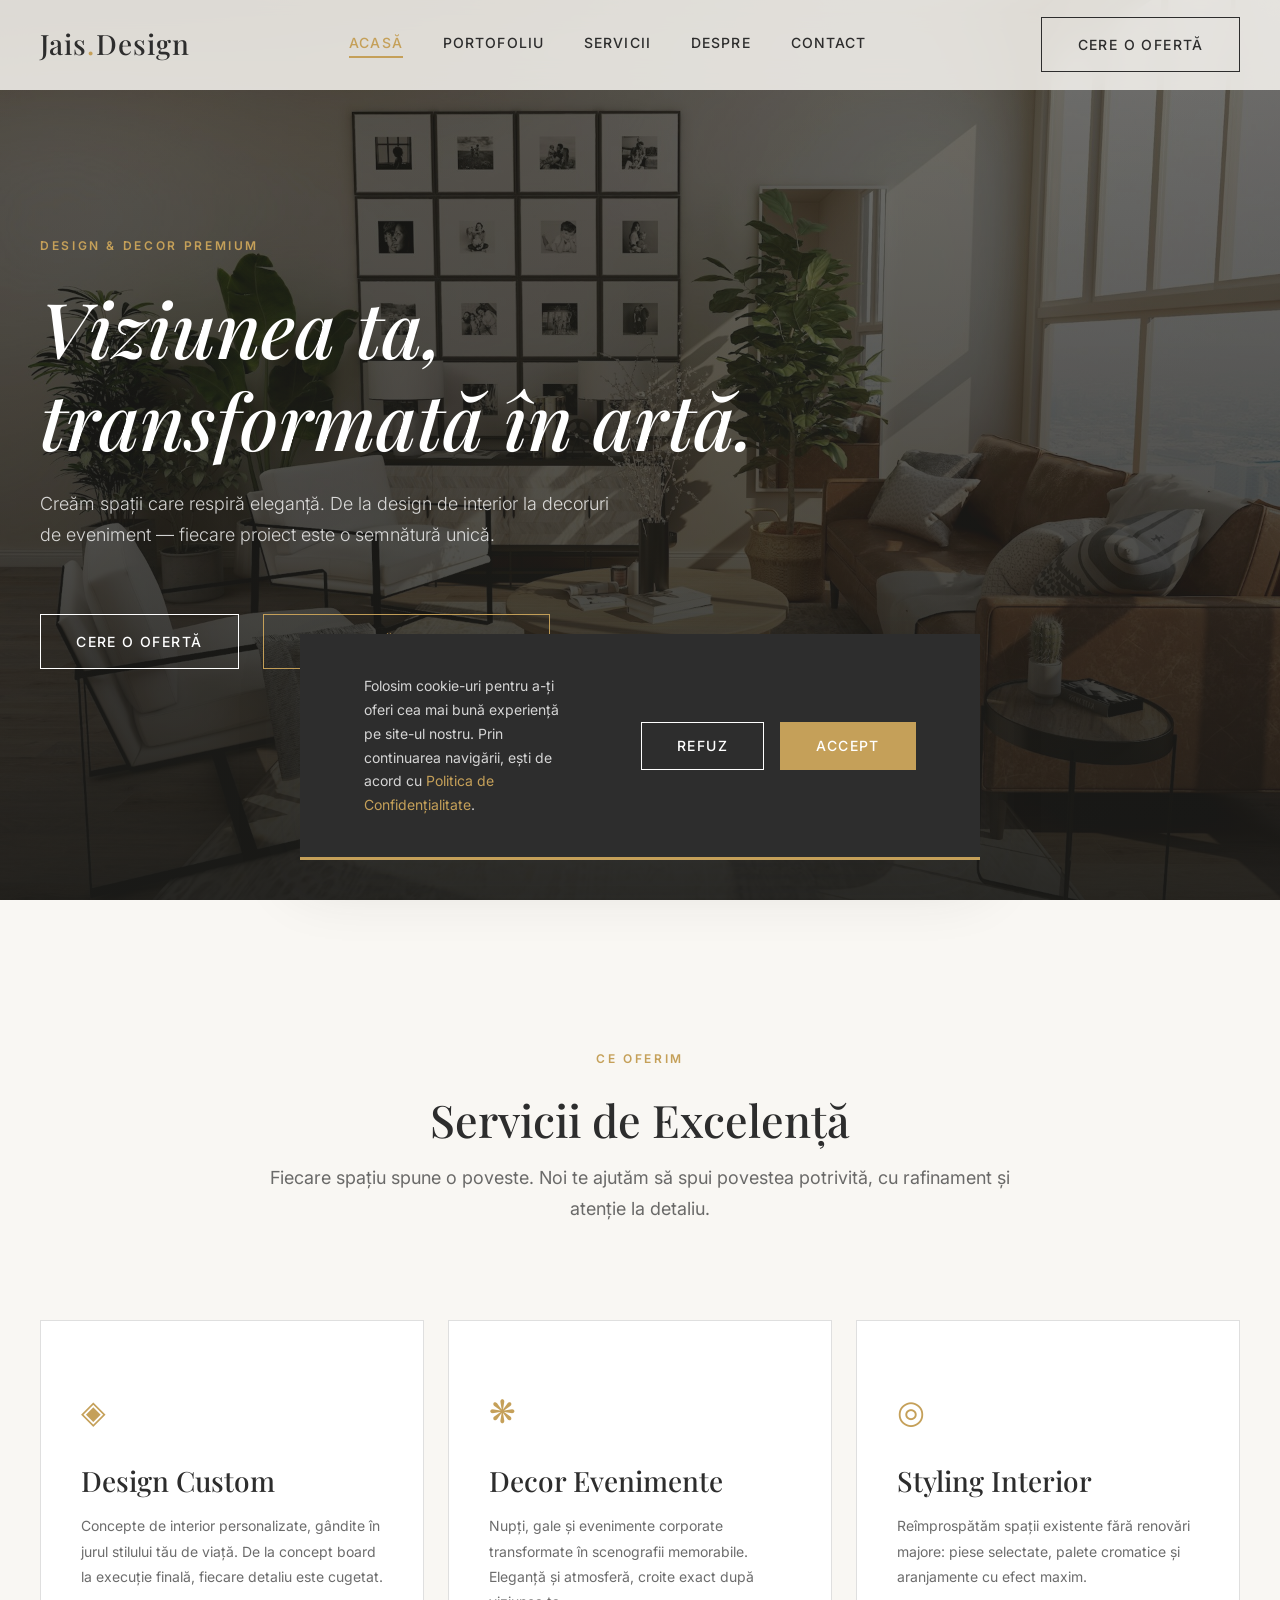
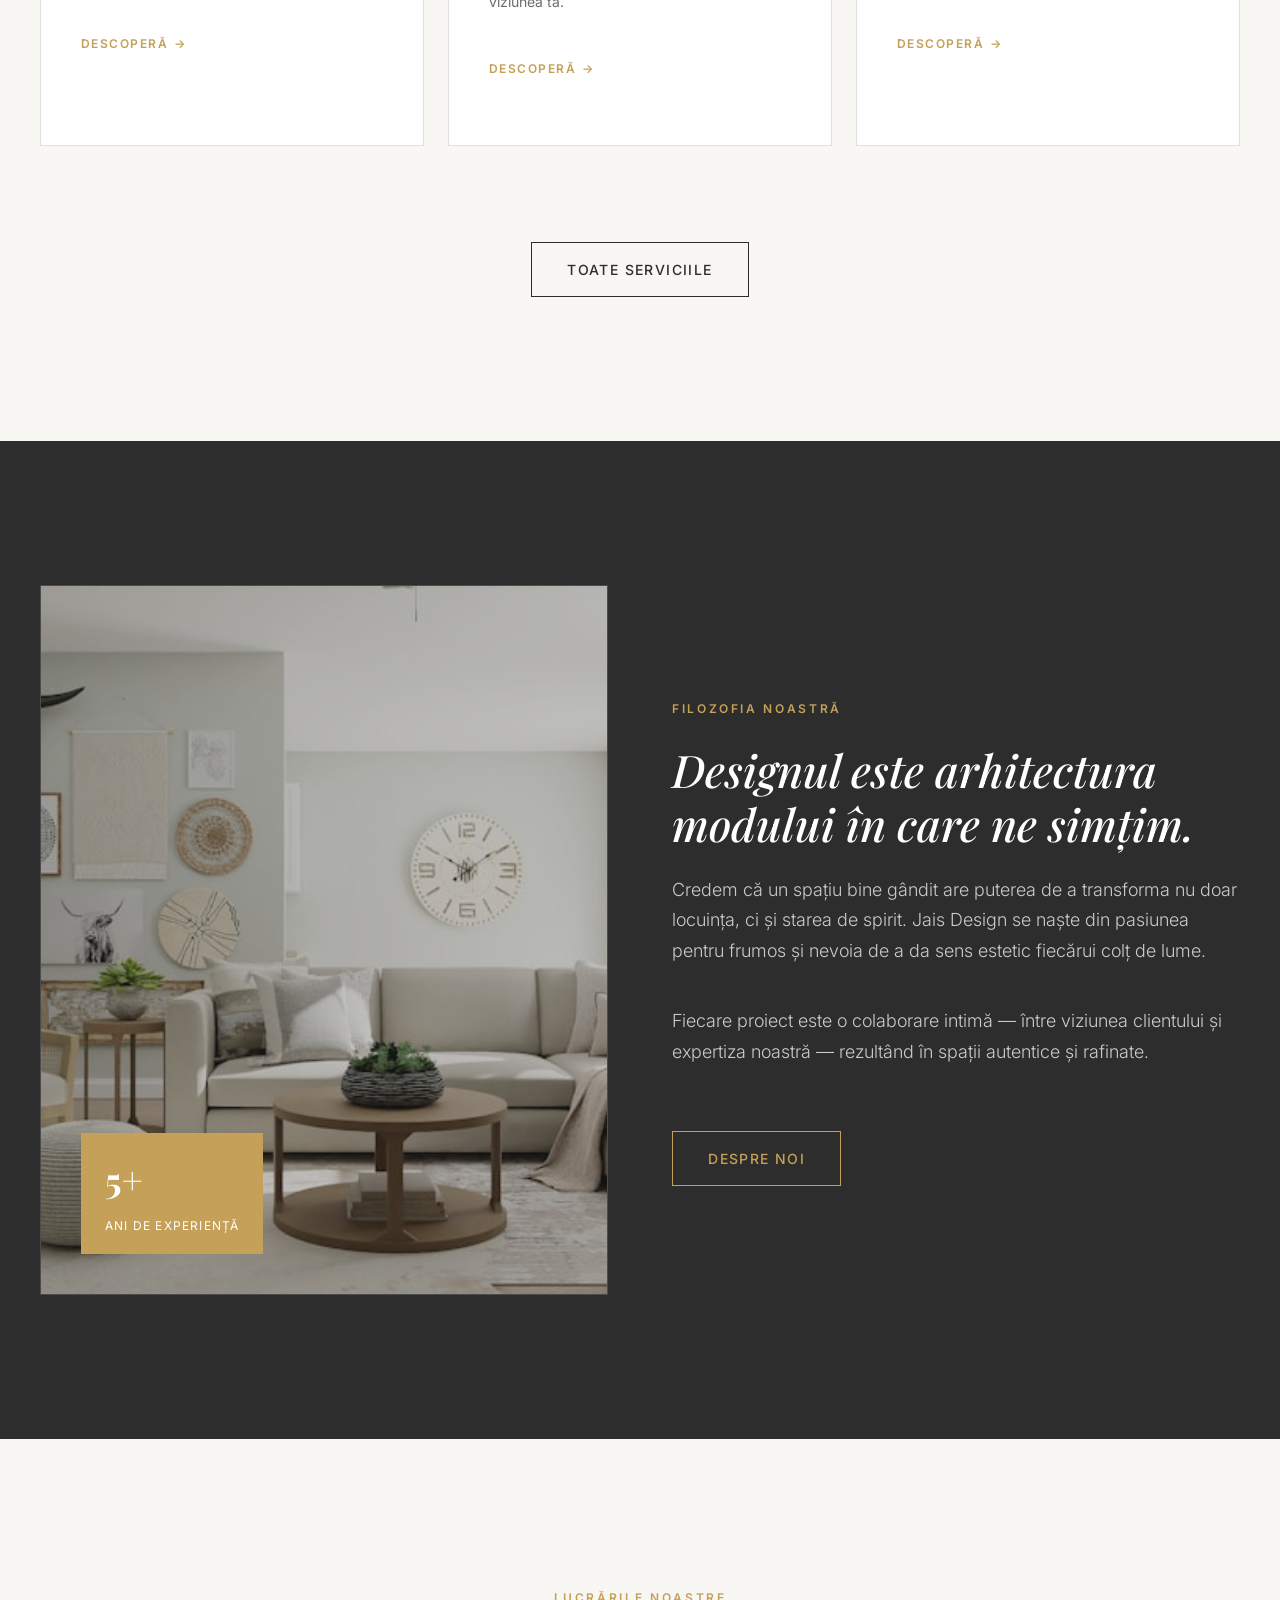
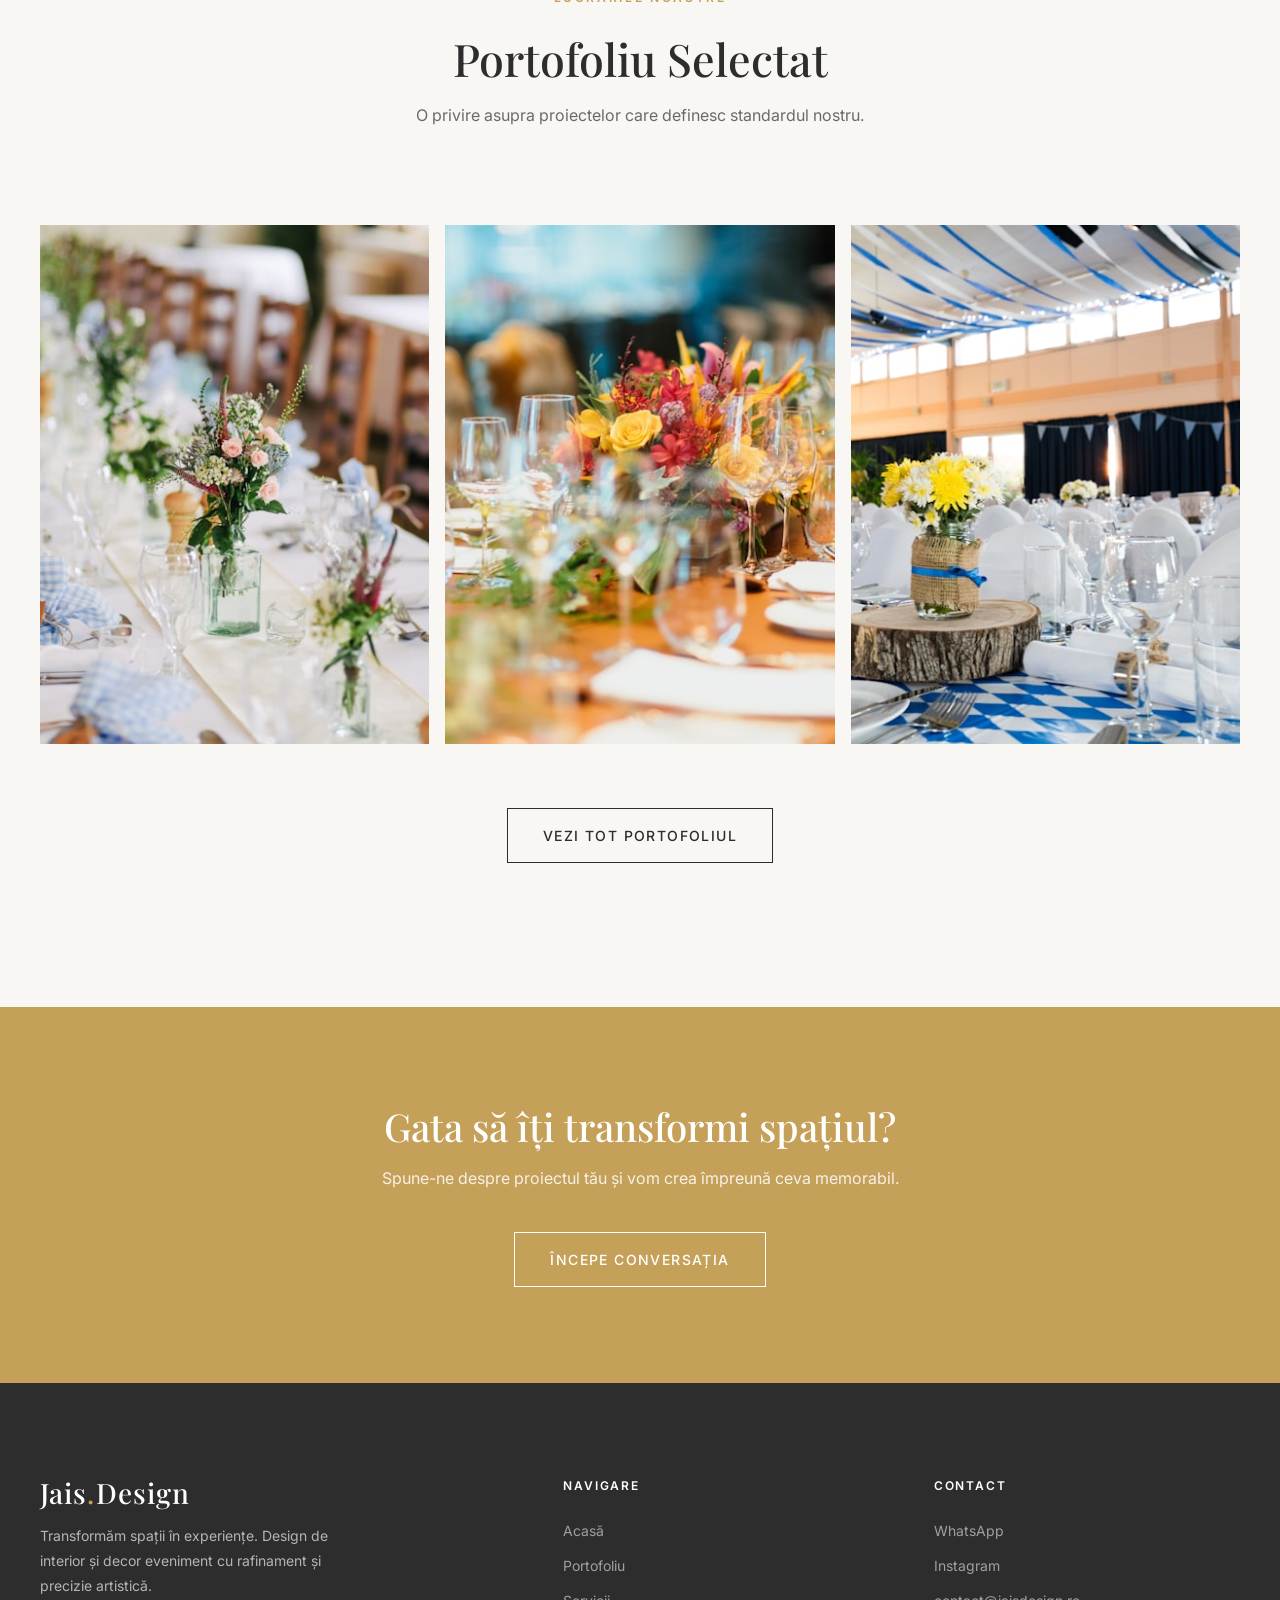
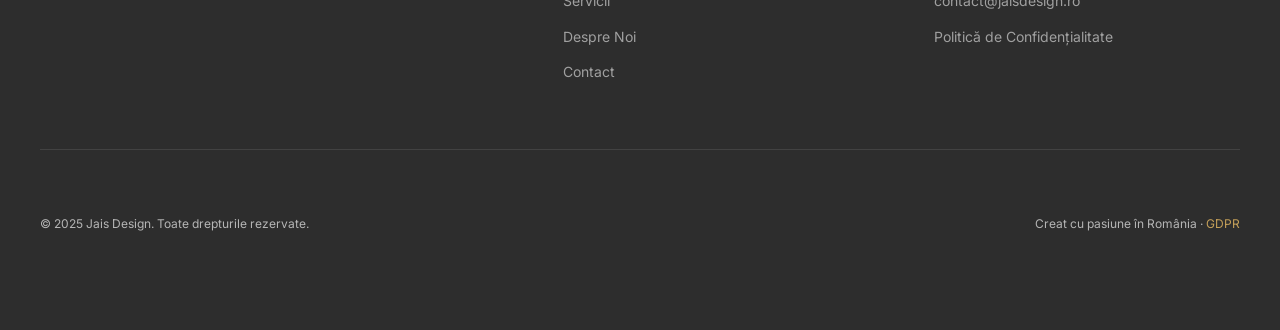
<file: index.html>
<!DOCTYPE html>
<html lang="ro">
<head>
  <meta charset="UTF-8" />
  <meta name="viewport" content="width=device-width, initial-scale=1.0" />
  <meta name="description" content="Jais Design — Design interior și decor evenimente premium în România. Transformăm viziunea ta în artă." />
  <meta name="robots" content="index, follow" />
  <!-- Open Graph -->
  <meta property="og:title" content="Acasă | Jais Design" />
  <meta property="og:description" content="Jais Design — Design interior și decor evenimente premium în România. Transformăm viziunea ta în artă." />
  <meta property="og:type" content="website" />
  <meta property="og:url" content="https://jaisdesign.ro/index.html" />
  <title>Acasă | Jais Design</title>
  <link rel="preconnect" href="https://fonts.googleapis.com" />
  <link rel="preconnect" href="https://fonts.gstatic.com" crossorigin />
  <link rel="stylesheet" href="style.css" />
</head>
<body>
  <!-- Navbar -->
  <header class="navbar" id="navbar">
    <div class="navbar__inner">
      <a href="index.html" class="navbar__logo">Jais<span>.</span>Design</a>
      <nav class="navbar__nav" aria-label="Navigare principală">
        <a href="index.html">Acasă</a>
        <a href="portfolio.html">Portofoliu</a>
        <a href="services.html">Servicii</a>
        <a href="about.html">Despre</a>
        <a href="contact.html">Contact</a>
      </nav>
      <a href="contact.html" class="btn navbar__cta" aria-label="Cere o ofertă">
        <span>Cere o Ofertă</span>
      </a>
      <button class="navbar__hamburger" aria-label="Deschide meniu" aria-expanded="false">
        <span></span><span></span><span></span>
      </button>
    </div>
  </header>

  <!-- Mobile Nav -->
  <nav class="navbar__mobile" aria-label="Navigare mobilă">
    <a href="index.html">Acasă</a>
    <a href="portfolio.html">Portofoliu</a>
    <a href="services.html">Servicii</a>
    <a href="about.html">Despre</a>
    <a href="contact.html">Contact</a>
    <a href="contact.html" class="btn btn--accent" style="margin-top:1rem"><span>Cere o Ofertă</span></a>
  </nav>

  <main>
    <!-- Hero Section -->
    <section class="hero" aria-label="Secțiunea principală">
      <div class="hero__bg" aria-hidden="true">
        <img src="assets/images/hero-bg.jpg" alt="" loading="eager" />
      </div>
      <div class="container">
        <div class="hero__content">
          <span class="section-label hero__label">Design &amp; Decor Premium</span>
          <h1>Viziunea ta,<br /><em>transformată în artă.</em></h1>
          <p class="hero__subtitle">
            Creăm spații care respiră eleganță. De la design de interior la decoruri
            de eveniment — fiecare proiect este o semnătură unică.
          </p>
          <div class="hero__cta">
            <a href="contact.html" class="btn btn--white">
              <span>Cere o Ofertă</span>
            </a>
            <a href="portfolio.html" class="btn btn--accent">
              <span>Descoperă Portofoliul</span>
            </a>
          </div>
        </div>
      </div>
      <div class="hero__scroll" aria-hidden="true">
        <span>Scroll</span>
      </div>
    </section>

    <!-- Services Preview -->
    <section class="section services-preview" id="servicii" aria-labelledby="services-heading">
      <div class="container">
        <header class="services-preview__header fade-up">
          <span class="section-label">Ce Oferim</span>
          <h2 id="services-heading">Servicii de Excelență</h2>
          <p>
            Fiecare spațiu spune o poveste. Noi te ajutăm să spui povestea potrivită,
            cu rafinament și atenție la detaliu.
          </p>
        </header>

        <div class="services-grid stagger">
          <article class="service-card fade-up">
            <span class="service-card__icon" aria-hidden="true">◈</span>
            <h3>Design Custom</h3>
            <p>
              Concepte de interior personalizate, gândite în jurul stilului tău de viață.
              De la concept board la execuție finală, fiecare detaliu este cugetat.
            </p>
            <a href="services.html#design-custom" class="service-card__link" aria-label="Mai multe despre Design Custom">
              Descoperă <span aria-hidden="true">→</span>
            </a>
          </article>

          <article class="service-card fade-up">
            <span class="service-card__icon" aria-hidden="true">❋</span>
            <h3>Decor Evenimente</h3>
            <p>
              Nupți, gale și evenimente corporate transformate în scenografii memorabile.
              Eleganță și atmosferă, croite exact după viziunea ta.
            </p>
            <a href="services.html#decor-evenimente" class="service-card__link" aria-label="Mai multe despre Decor Evenimente">
              Descoperă <span aria-hidden="true">→</span>
            </a>
          </article>

          <article class="service-card fade-up">
            <span class="service-card__icon" aria-hidden="true">◎</span>
            <h3>Styling Interior</h3>
            <p>
              Reîmprospătăm spații existente fără renovări majore: piese selectate,
              palete cromatice și aranjamente cu efect maxim.
            </p>
            <a href="services.html#styling-interior" class="service-card__link" aria-label="Mai multe despre Styling Interior">
              Descoperă <span aria-hidden="true">→</span>
            </a>
          </article>
        </div>

        <div class="text-center" style="margin-top: var(--space-2xl);">
          <a href="services.html" class="btn fade-up"><span>Toate Serviciile</span></a>
        </div>
      </div>
    </section>

    <!-- About Teaser -->
    <section class="section about-teaser" aria-labelledby="about-heading">
      <div class="container">
        <div class="grid-2">
          <div class="about-teaser__visual fade-up" aria-hidden="true">
            <img src="assets/images/about-teaser.jpg" alt="Atelierul Jais Design" loading="lazy" />
            <div class="about-teaser__badge">
              <strong>5+</strong>
              <span>Ani de Experiență</span>
            </div>
          </div>
          <div class="fade-up">
            <span class="section-label">Filozofia Noastră</span>
            <h2 id="about-heading">Designul este arhitectura modului în care ne simțim.</h2>
            <p>
              Credem că un spațiu bine gândit are puterea de a transforma nu doar
              locuința, ci și starea de spirit. Jais Design se naște din pasiunea
              pentru frumos și nevoia de a da sens estetic fiecărui colț de lume.
            </p>
            <p>
              Fiecare proiect este o colaborare intimă — între viziunea clientului
              și expertiza noastră — rezultând în spații autentice și rafinate.
            </p>
            <a href="about.html" class="btn btn--accent" style="margin-top: var(--space-md);">
              <span>Despre Noi</span>
            </a>
          </div>
        </div>
      </div>
    </section>

    <!-- Portfolio Teaser -->
    <section class="section" aria-labelledby="portfolio-heading">
      <div class="container">
        <header class="portfolio-header fade-up">
          <span class="section-label">Lucrările Noastre</span>
          <h2 id="portfolio-heading">Portofoliu Selectat</h2>
          <p>O privire asupra proiectelor care definesc standardul nostru.</p>
        </header>

        <div class="portfolio-grid stagger">
          <article class="portfolio-item fade-up" aria-label="Proiect Rezidențial Floreasca">
            <img src="assets/images/portfolio-01.jpg" alt="Rezidențial Floreasca" loading="lazy" />
            <div class="portfolio-item__overlay">
              <span class="portfolio-item__category">Design Interior</span>
              <h3 class="portfolio-item__title">Rezidențial Floreasca</h3>
            </div>
          </article>
          <article class="portfolio-item fade-up" aria-label="Proiect Nuntă Elegance">
            <img src="assets/images/portfolio-02.jpg" alt="Nuntă Elegance" loading="lazy" />
            <div class="portfolio-item__overlay">
              <span class="portfolio-item__category">Decor Eveniment</span>
              <h3 class="portfolio-item__title">Nuntă Elegance</h3>
            </div>
          </article>
          <article class="portfolio-item fade-up" aria-label="Proiect Penthouse Herăstrău">
            <img src="assets/images/portfolio-03.jpg" alt="Penthouse Herăstrău" loading="lazy" />
            <div class="portfolio-item__overlay">
              <span class="portfolio-item__category">Styling Interior</span>
              <h3 class="portfolio-item__title">Penthouse Herăstrău</h3>
            </div>
          </article>
        </div>

        <div class="text-center" style="margin-top: var(--space-xl);">
          <a href="portfolio.html" class="btn fade-up"><span>Vezi Tot Portofoliul</span></a>
        </div>
      </div>
    </section>

    <!-- CTA Band -->
    <section class="section--sm" style="background: var(--clr-accent);" aria-labelledby="cta-heading">
      <div class="container text-center fade-up">
        <h2 id="cta-heading" style="color: var(--clr-white); font-size: clamp(1.5rem, 3vw, 2.5rem); margin-bottom: var(--space-sm);">
          Gata să îți transformi spațiul?
        </h2>
        <p style="color: rgba(255,255,255,0.85); margin-inline: auto; margin-bottom: var(--space-lg);">
          Spune-ne despre proiectul tău și vom crea împreună ceva memorabil.
        </p>
        <a href="contact.html" class="btn btn--white"><span>Începe Conversația</span></a>
      </div>
    </section>
  </main>

  <!-- Footer -->
  <footer class="footer">
    <div class="container">
      <div class="footer__inner">
        <div class="footer__brand">
          <a href="index.html" class="navbar__logo">Jais<span>.</span>Design</a>
          <p>Transformăm spații în experiențe. Design de interior și decor eveniment cu rafinament și precizie artistică.</p>
        </div>
        <div class="footer__col">
          <h5>Navigare</h5>
          <ul>
            <li><a href="index.html">Acasă</a></li>
            <li><a href="portfolio.html">Portofoliu</a></li>
            <li><a href="services.html">Servicii</a></li>
            <li><a href="about.html">Despre Noi</a></li>
            <li><a href="contact.html">Contact</a></li>
          </ul>
        </div>
        <div class="footer__col">
          <h5>Contact</h5>
          <ul>
            <li><a href="https://wa.me/40700000000" target="_blank" rel="noopener">WhatsApp</a></li>
            <li><a href="https://instagram.com/jaisdesign" target="_blank" rel="noopener">Instagram</a></li>
            <li><a href="mailto:contact@jaisdesign.ro">contact@jaisdesign.ro</a></li>
            <li><a href="politica-confidentialitate.html">Politică de Confidențialitate</a></li>
          </ul>
        </div>
      </div>
      <div class="footer__bottom">
        <p>© 2025 Jais Design. Toate drepturile rezervate.</p>
        <p>Creat cu pasiune în România · <a href="politica-confidentialitate.html">GDPR</a></p>
      </div>
    </div>
  </footer>
  <!-- Cookie Banner -->
  <div class="cookie-banner" role="dialog" aria-label="Consimțământ cookie-uri" aria-live="polite">
    <p>
      Folosim cookie-uri pentru a-ți oferi cea mai bună experiență pe site-ul nostru.
      Prin continuarea navigării, ești de acord cu
      <a href="politica-confidentialitate.html">Politica de Confidențialitate</a>.
    </p>
    <div class="cookie-banner__actions">
      <button class="btn btn--white cookie-btn-decline"><span>Refuz</span></button>
      <button class="btn btn--filled cookie-btn-accept"><span>Accept</span></button>
    </div>
  </div>
  <script src="script.js" defer></script>
</body>
</html>
</file>
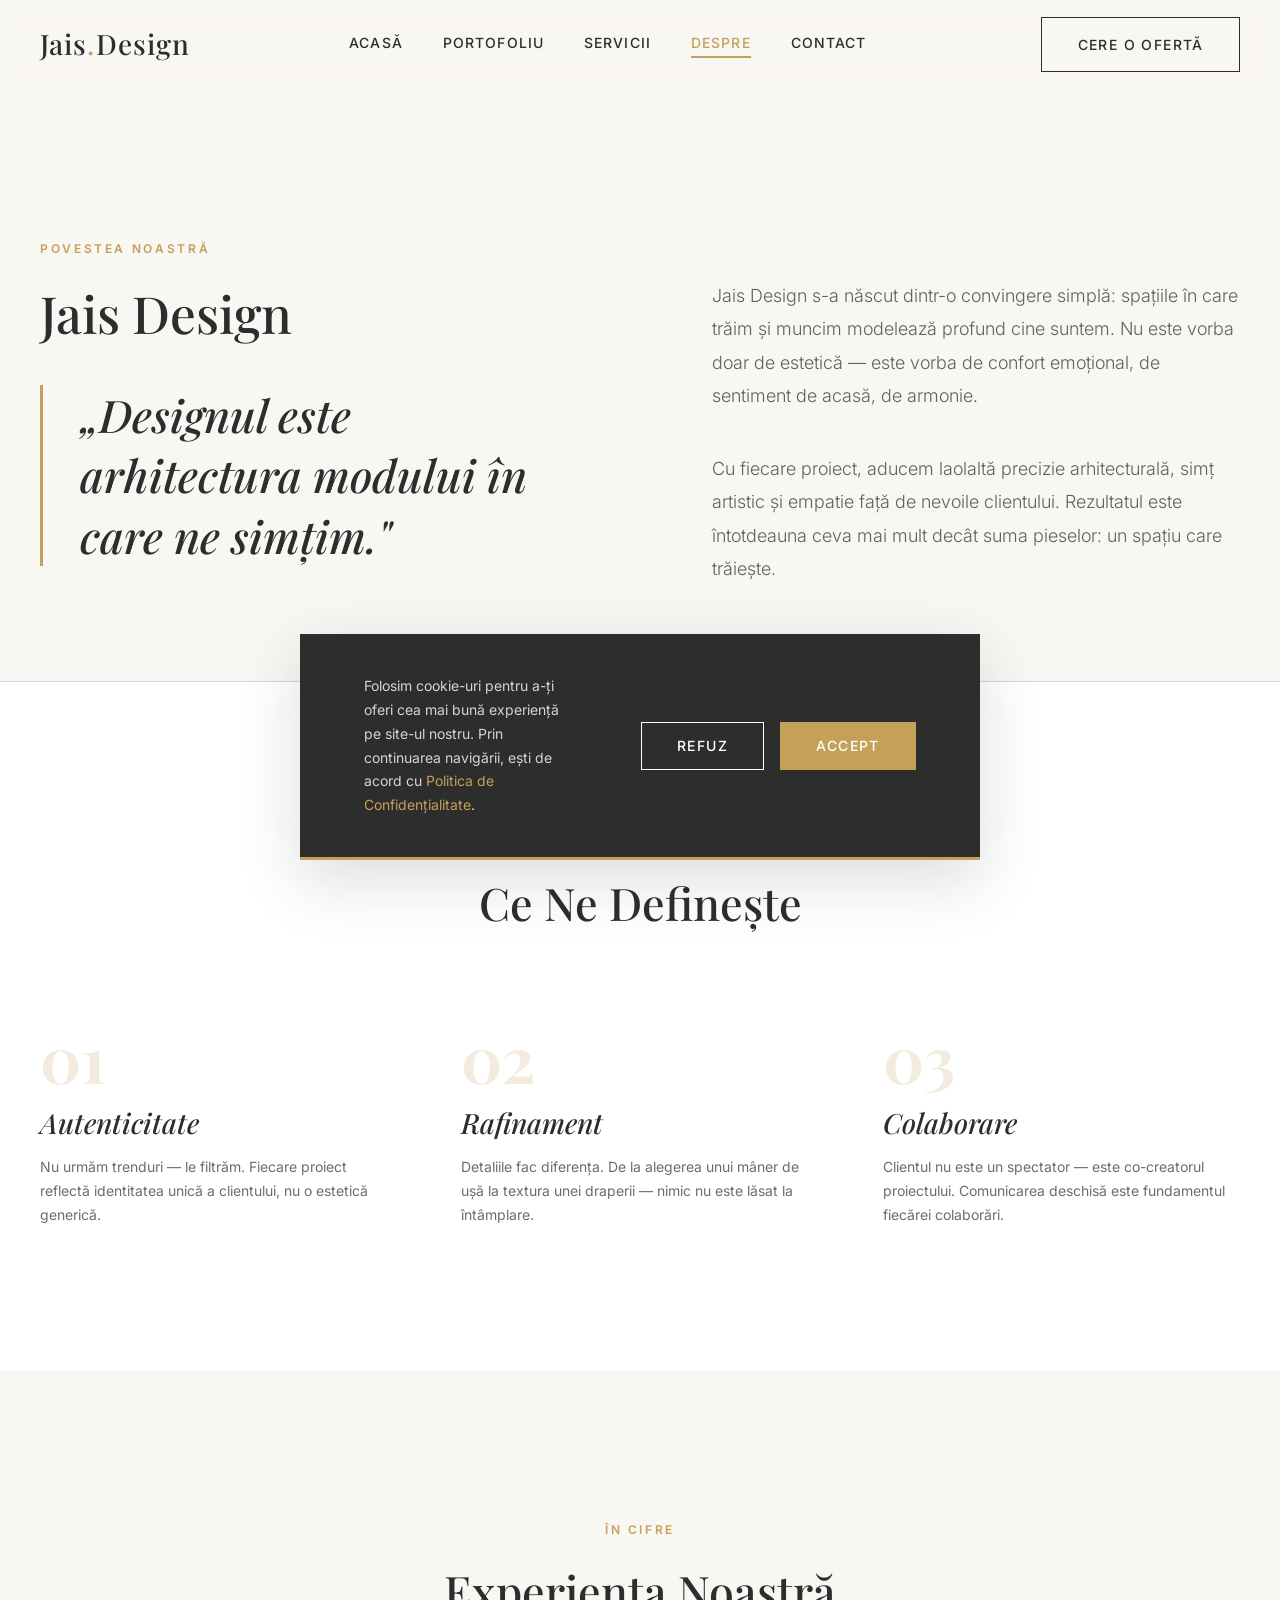
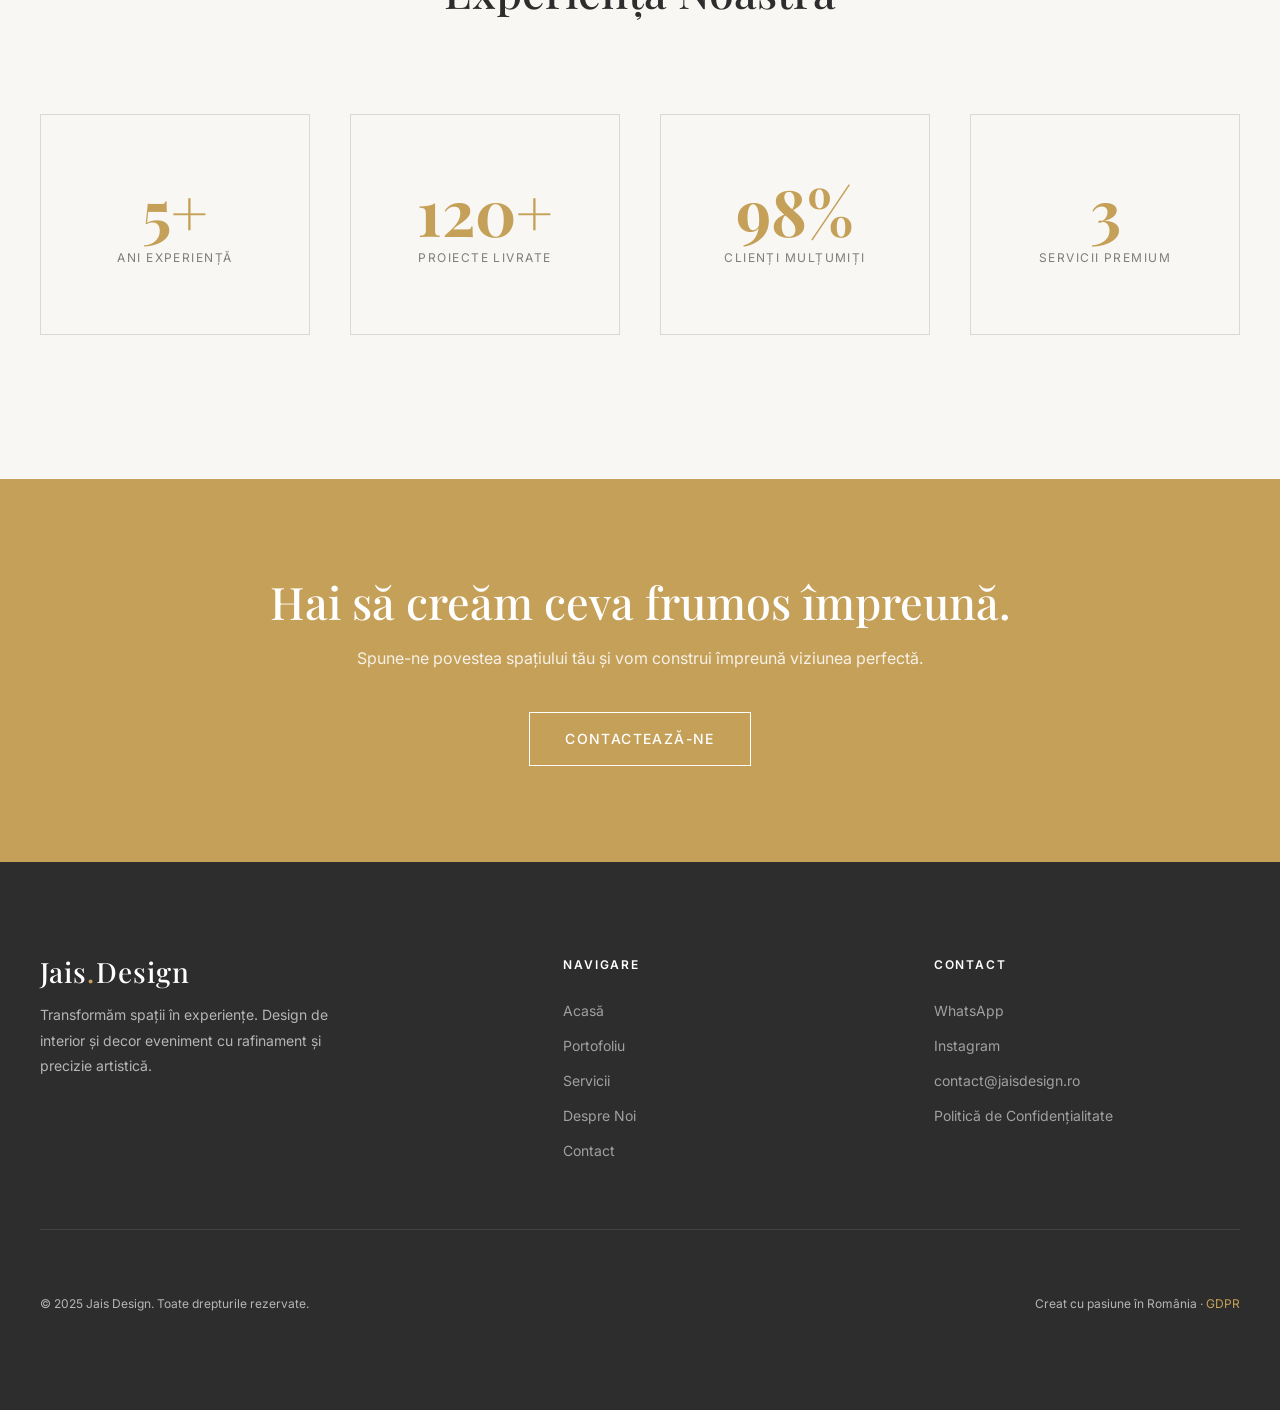
<file: about.html>
<!DOCTYPE html>
<html lang="ro">
<head>
  <meta charset="UTF-8" />
  <meta name="viewport" content="width=device-width, initial-scale=1.0" />
  <meta name="description" content="Jais Design — filozofia noastră: designul este arhitectura modului în care ne simțim. Povestea din spatele brandului." />
  <meta name="robots" content="index, follow" />
  <!-- Open Graph -->
  <meta property="og:title" content="Despre Noi | Jais Design" />
  <meta property="og:description" content="Jais Design — filozofia noastră: designul este arhitectura modului în care ne simțim. Povestea din spatele brandului." />
  <meta property="og:type" content="website" />
  <meta property="og:url" content="https://jaisdesign.ro/about.html" />
  <title>Despre Noi | Jais Design</title>
  <link rel="preconnect" href="https://fonts.googleapis.com" />
  <link rel="preconnect" href="https://fonts.gstatic.com" crossorigin />
  <link rel="stylesheet" href="style.css" />
</head>
<body>
  <!-- Navbar -->
  <header class="navbar" id="navbar">
    <div class="navbar__inner">
      <a href="index.html" class="navbar__logo">Jais<span>.</span>Design</a>
      <nav class="navbar__nav" aria-label="Navigare principală">
        <a href="index.html">Acasă</a>
        <a href="portfolio.html">Portofoliu</a>
        <a href="services.html">Servicii</a>
        <a href="about.html">Despre</a>
        <a href="contact.html">Contact</a>
      </nav>
      <a href="contact.html" class="btn navbar__cta" aria-label="Cere o ofertă">
        <span>Cere o Ofertă</span>
      </a>
      <button class="navbar__hamburger" aria-label="Deschide meniu" aria-expanded="false">
        <span></span><span></span><span></span>
      </button>
    </div>
  </header>

  <!-- Mobile Nav -->
  <nav class="navbar__mobile" aria-label="Navigare mobilă">
    <a href="index.html">Acasă</a>
    <a href="portfolio.html">Portofoliu</a>
    <a href="services.html">Servicii</a>
    <a href="about.html">Despre</a>
    <a href="contact.html">Contact</a>
    <a href="contact.html" class="btn btn--accent" style="margin-top:1rem"><span>Cere o Ofertă</span></a>
  </nav>

  <main>
    <!-- About Hero -->
    <section class="about-hero" aria-labelledby="about-title">
      <div class="container">
        <div class="grid-2" style="align-items: flex-start; gap: var(--space-3xl);">
          <div class="fade-up">
            <span class="section-label">Povestea Noastră</span>
            <h1 id="about-title" style="font-size: clamp(2rem, 4vw, 3.5rem); margin-bottom: var(--space-lg);">
              Jais Design
            </h1>
            <blockquote class="about-hero__quote">
              „Designul este arhitectura modului în care ne simțim."
            </blockquote>
          </div>
          <div class="fade-up" style="padding-top: calc(var(--nav-height) * 0.5);">
            <p style="font-size: var(--fz-md); font-weight: var(--fw-light); color: rgba(45,45,45,0.75); line-height: 1.85; margin-bottom: var(--space-lg);">
              Jais Design s-a născut dintr-o convingere simplă: spațiile în care trăim și muncim
              modelează profund cine suntem. Nu este vorba doar de estetică — este vorba de confort
              emoțional, de sentiment de acasă, de armonie.
            </p>
            <p style="font-size: var(--fz-md); font-weight: var(--fw-light); color: rgba(45,45,45,0.75); line-height: 1.85;">
              Cu fiecare proiect, aducem laolaltă precizie arhitecturală, simț artistic și empatie
              față de nevoile clientului. Rezultatul este întotdeauna ceva mai mult decât suma
              pieselor: un spațiu care trăiește.
            </p>
          </div>
        </div>
      </div>
    </section>

    <!-- Divider -->
    <div style="height: 1px; background: var(--clr-border);"></div>

    <!-- Values -->
    <section class="section about-values" aria-labelledby="values-heading">
      <div class="container">
        <div class="text-center fade-up" style="margin-bottom: var(--space-2xl);">
          <span class="section-label">Principiile Noastre</span>
          <h2 id="values-heading">Ce Ne Definește</h2>
        </div>
        <div class="values-grid stagger">
          <div class="value-item fade-up">
            <div class="value-item__num" aria-hidden="true">01</div>
            <h4>Autenticitate</h4>
            <p>
              Nu urmăm trenduri — le filtrăm. Fiecare proiect reflectă identitatea
              unică a clientului, nu o estetică generică.
            </p>
          </div>
          <div class="value-item fade-up">
            <div class="value-item__num" aria-hidden="true">02</div>
            <h4>Rafinament</h4>
            <p>
              Detaliile fac diferența. De la alegerea unui mâner de ușă la textura
              unei draperii — nimic nu este lăsat la întâmplare.
            </p>
          </div>
          <div class="value-item fade-up">
            <div class="value-item__num" aria-hidden="true">03</div>
            <h4>Colaborare</h4>
            <p>
              Clientul nu este un spectator — este co-creatorul proiectului.
              Comunicarea deschisă este fundamentul fiecărei colaborări.
            </p>
          </div>
        </div>
      </div>
    </section>

    <!-- Numbers -->
    <section class="section" style="background: var(--clr-bg);" aria-labelledby="numbers-heading">
      <div class="container">
        <div class="text-center fade-up" style="margin-bottom: var(--space-2xl);">
          <span class="section-label">În Cifre</span>
          <h2 id="numbers-heading">Experiența Noastră</h2>
        </div>
        <div style="display: grid; grid-template-columns: repeat(4, 1fr); gap: var(--space-lg); text-align: center;" class="stagger">
          <div class="fade-up" style="padding: var(--space-xl) var(--space-md); border: 1px solid var(--clr-border);">
            <strong style="font-family:var(--ff-heading); font-size: clamp(2.5rem,5vw,4rem); color:var(--clr-accent); display:block; line-height:1;">5+</strong>
            <span style="font-size:var(--fz-xs); letter-spacing:0.12em; text-transform:uppercase; color:rgba(45,45,45,0.6);">Ani Experiență</span>
          </div>
          <div class="fade-up" style="padding: var(--space-xl) var(--space-md); border: 1px solid var(--clr-border);">
            <strong style="font-family:var(--ff-heading); font-size: clamp(2.5rem,5vw,4rem); color:var(--clr-accent); display:block; line-height:1;">120+</strong>
            <span style="font-size:var(--fz-xs); letter-spacing:0.12em; text-transform:uppercase; color:rgba(45,45,45,0.6);">Proiecte Livrate</span>
          </div>
          <div class="fade-up" style="padding: var(--space-xl) var(--space-md); border: 1px solid var(--clr-border);">
            <strong style="font-family:var(--ff-heading); font-size: clamp(2.5rem,5vw,4rem); color:var(--clr-accent); display:block; line-height:1;">98%</strong>
            <span style="font-size:var(--fz-xs); letter-spacing:0.12em; text-transform:uppercase; color:rgba(45,45,45,0.6);">Clienți Mulțumiți</span>
          </div>
          <div class="fade-up" style="padding: var(--space-xl) var(--space-md); border: 1px solid var(--clr-border);">
            <strong style="font-family:var(--ff-heading); font-size: clamp(2.5rem,5vw,4rem); color:var(--clr-accent); display:block; line-height:1;">3</strong>
            <span style="font-size:var(--fz-xs); letter-spacing:0.12em; text-transform:uppercase; color:rgba(45,45,45,0.6);">Servicii Premium</span>
          </div>
        </div>
      </div>
    </section>

    <!-- CTA -->
    <section class="section--sm" style="background: var(--clr-accent);" aria-labelledby="about-cta">
      <div class="container text-center fade-up">
        <h2 id="about-cta" style="color:var(--clr-white); margin-bottom:var(--space-sm);">Hai să creăm ceva frumos împreună.</h2>
        <p style="color:rgba(255,255,255,0.85); margin-inline:auto; margin-bottom:var(--space-lg);">
          Spune-ne povestea spațiului tău și vom construi împreună viziunea perfectă.
        </p>
        <a href="contact.html" class="btn btn--white"><span>Contactează-ne</span></a>
      </div>
    </section>
  </main>

  <!-- Footer -->
  <footer class="footer">
    <div class="container">
      <div class="footer__inner">
        <div class="footer__brand">
          <a href="index.html" class="navbar__logo">Jais<span>.</span>Design</a>
          <p>Transformăm spații în experiențe. Design de interior și decor eveniment cu rafinament și precizie artistică.</p>
        </div>
        <div class="footer__col">
          <h5>Navigare</h5>
          <ul>
            <li><a href="index.html">Acasă</a></li>
            <li><a href="portfolio.html">Portofoliu</a></li>
            <li><a href="services.html">Servicii</a></li>
            <li><a href="about.html">Despre Noi</a></li>
            <li><a href="contact.html">Contact</a></li>
          </ul>
        </div>
        <div class="footer__col">
          <h5>Contact</h5>
          <ul>
            <li><a href="https://wa.me/40700000000" target="_blank" rel="noopener">WhatsApp</a></li>
            <li><a href="https://instagram.com/jaisdesign" target="_blank" rel="noopener">Instagram</a></li>
            <li><a href="mailto:contact@jaisdesign.ro">contact@jaisdesign.ro</a></li>
            <li><a href="politica-confidentialitate.html">Politică de Confidențialitate</a></li>
          </ul>
        </div>
      </div>
      <div class="footer__bottom">
        <p>© 2025 Jais Design. Toate drepturile rezervate.</p>
        <p>Creat cu pasiune în România · <a href="politica-confidentialitate.html">GDPR</a></p>
      </div>
    </div>
  </footer>
  <!-- Cookie Banner -->
  <div class="cookie-banner" role="dialog" aria-label="Consimțământ cookie-uri" aria-live="polite">
    <p>
      Folosim cookie-uri pentru a-ți oferi cea mai bună experiență pe site-ul nostru.
      Prin continuarea navigării, ești de acord cu
      <a href="politica-confidentialitate.html">Politica de Confidențialitate</a>.
    </p>
    <div class="cookie-banner__actions">
      <button class="btn btn--white cookie-btn-decline"><span>Refuz</span></button>
      <button class="btn btn--filled cookie-btn-accept"><span>Accept</span></button>
    </div>
  </div>
  <script src="script.js" defer></script>
</body>
</html>
</file>
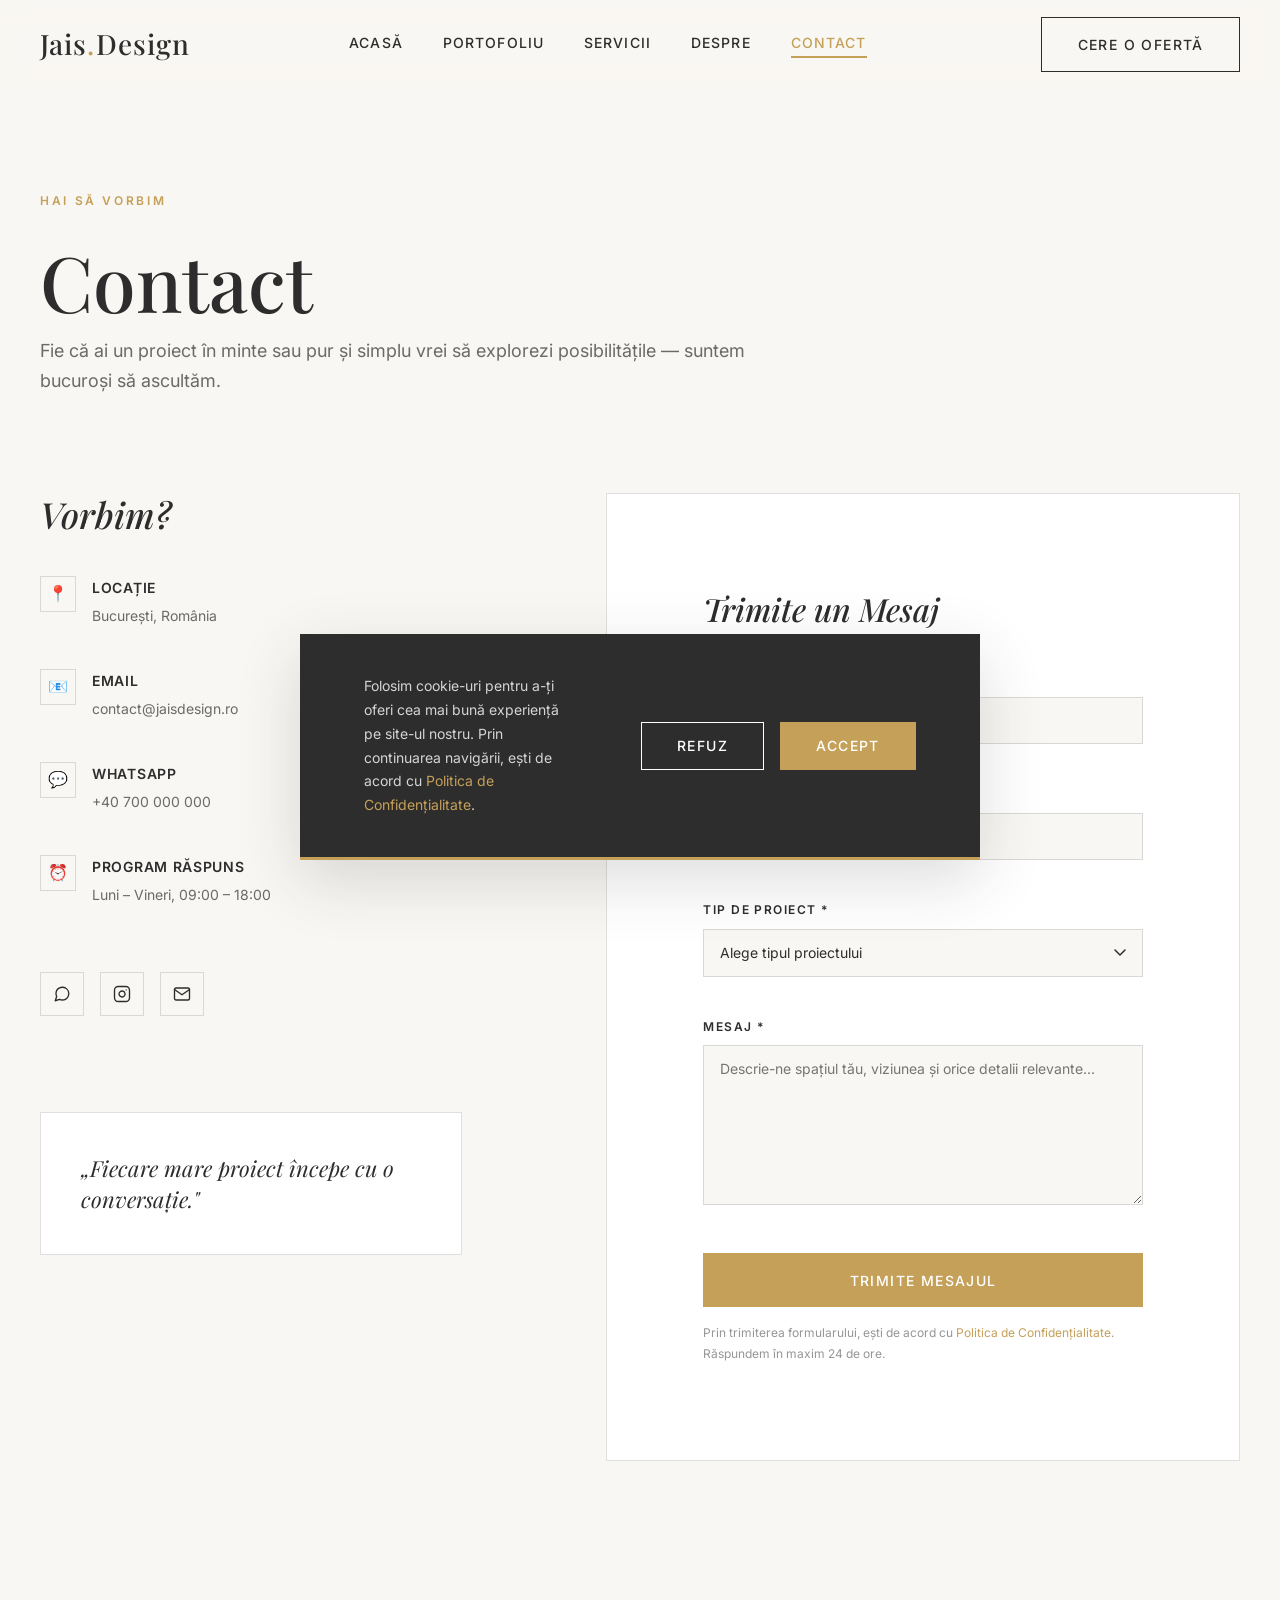
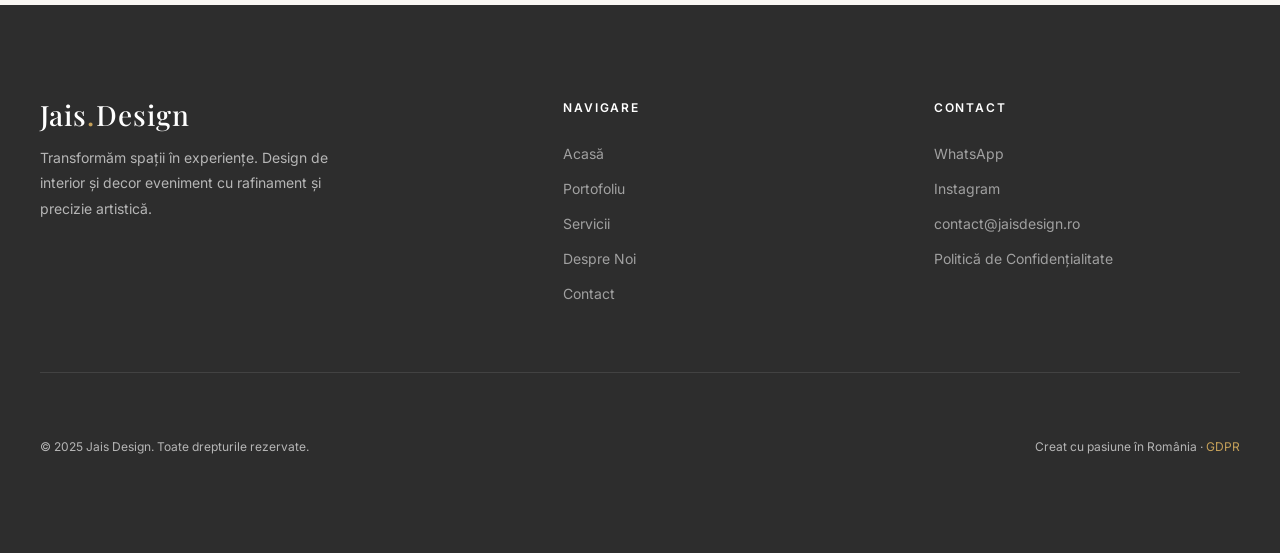
<file: contact.html>
<!DOCTYPE html>
<html lang="ro">
<head>
  <meta charset="UTF-8" />
  <meta name="viewport" content="width=device-width, initial-scale=1.0" />
  <meta name="description" content="Contactează Jais Design pentru design interior, decor evenimente sau styling. Răspundem în 24h." />
  <meta name="robots" content="index, follow" />
  <!-- Open Graph -->
  <meta property="og:title" content="Contact | Jais Design" />
  <meta property="og:description" content="Contactează Jais Design pentru design interior, decor evenimente sau styling. Răspundem în 24h." />
  <meta property="og:type" content="website" />
  <meta property="og:url" content="https://jaisdesign.ro/contact.html" />
  <title>Contact | Jais Design</title>
  <link rel="preconnect" href="https://fonts.googleapis.com" />
  <link rel="preconnect" href="https://fonts.gstatic.com" crossorigin />
  <link rel="stylesheet" href="style.css" />
</head>
<body>
  <!-- Navbar -->
  <header class="navbar" id="navbar">
    <div class="navbar__inner">
      <a href="index.html" class="navbar__logo">Jais<span>.</span>Design</a>
      <nav class="navbar__nav" aria-label="Navigare principală">
        <a href="index.html">Acasă</a>
        <a href="portfolio.html">Portofoliu</a>
        <a href="services.html">Servicii</a>
        <a href="about.html">Despre</a>
        <a href="contact.html">Contact</a>
      </nav>
      <a href="contact.html" class="btn navbar__cta" aria-label="Cere o ofertă">
        <span>Cere o Ofertă</span>
      </a>
      <button class="navbar__hamburger" aria-label="Deschide meniu" aria-expanded="false">
        <span></span><span></span><span></span>
      </button>
    </div>
  </header>

  <!-- Mobile Nav -->
  <nav class="navbar__mobile" aria-label="Navigare mobilă">
    <a href="index.html">Acasă</a>
    <a href="portfolio.html">Portofoliu</a>
    <a href="services.html">Servicii</a>
    <a href="about.html">Despre</a>
    <a href="contact.html">Contact</a>
    <a href="contact.html" class="btn btn--accent" style="margin-top:1rem"><span>Cere o Ofertă</span></a>
  </nav>

  <main>
    <section class="section contact-page" aria-labelledby="contact-title">
      <div class="container">
        <div class="fade-up" style="margin-bottom: var(--space-2xl);">
          <span class="section-label">Hai să Vorbim</span>
          <h1 id="contact-title">Contact</h1>
          <p style="font-size:var(--fz-md); color:rgba(45,45,45,0.7); margin-top:var(--space-xs);">
            Fie că ai un proiect în minte sau pur și simplu vrei să explorezi posibilitățile —
            suntem bucuroși să ascultăm.
          </p>
        </div>

        <div class="contact-grid">
          <!-- Left: Info -->
          <aside class="fade-up" aria-label="Informații de contact">
            <h2 class="contact-info__title">Vorbim?</h2>

            <div class="contact-info__item">
              <div class="contact-info__item-icon" aria-hidden="true">📍</div>
              <div class="contact-info__item-text">
                <strong>Locație</strong>
                <span>București, România</span>
              </div>
            </div>

            <div class="contact-info__item">
              <div class="contact-info__item-icon" aria-hidden="true">📧</div>
              <div class="contact-info__item-text">
                <strong>Email</strong>
                <a href="mailto:contact@jaisdesign.ro">contact@jaisdesign.ro</a>
              </div>
            </div>

            <div class="contact-info__item">
              <div class="contact-info__item-icon" aria-hidden="true">💬</div>
              <div class="contact-info__item-text">
                <strong>WhatsApp</strong>
                <a href="https://wa.me/40700000000" target="_blank" rel="noopener noreferrer">
                  +40 700 000 000
                </a>
              </div>
            </div>

            <div class="contact-info__item">
              <div class="contact-info__item-icon" aria-hidden="true">⏰</div>
              <div class="contact-info__item-text">
                <strong>Program Răspuns</strong>
                <span>Luni – Vineri, 09:00 – 18:00</span>
              </div>
            </div>

            <div class="contact-social" aria-label="Rețele sociale">
              <a href="https://wa.me/40700000000" target="_blank" rel="noopener noreferrer"
                 aria-label="WhatsApp Jais Design">
                <svg width="18" height="18" viewBox="0 0 24 24" fill="none" stroke="currentColor" stroke-width="1.8" stroke-linecap="round" stroke-linejoin="round" aria-hidden="true"><path d="M21 11.5a8.38 8.38 0 0 1-.9 3.8 8.5 8.5 0 0 1-7.6 4.7 8.38 8.38 0 0 1-3.8-.9L3 21l1.9-5.7a8.38 8.38 0 0 1-.9-3.8 8.5 8.5 0 0 1 4.7-7.6 8.38 8.38 0 0 1 3.8-.9h.5a8.48 8.48 0 0 1 8 8v.5z"/></svg>
              </a>
              <a href="https://instagram.com/jaisdesign" target="_blank" rel="noopener noreferrer"
                 aria-label="Instagram Jais Design">
                <svg width="18" height="18" viewBox="0 0 24 24" fill="none" stroke="currentColor" stroke-width="1.8" stroke-linecap="round" stroke-linejoin="round" aria-hidden="true"><rect x="2" y="2" width="20" height="20" rx="5" ry="5"/><path d="M16 11.37A4 4 0 1 1 12.63 8 4 4 0 0 1 16 11.37z"/><line x1="17.5" y1="6.5" x2="17.51" y2="6.5"/></svg>
              </a>
              <a href="mailto:contact@jaisdesign.ro" aria-label="Email Jais Design">
                <svg width="18" height="18" viewBox="0 0 24 24" fill="none" stroke="currentColor" stroke-width="1.8" stroke-linecap="round" stroke-linejoin="round" aria-hidden="true"><path d="M4 4h16c1.1 0 2 .9 2 2v12c0 1.1-.9 2-2 2H4c-1.1 0-2-.9-2-2V6c0-1.1.9-2 2-2z"/><polyline points="22,6 12,13 2,6"/></svg>
              </a>
            </div>

            <div style="margin-top: var(--space-2xl); padding: var(--space-lg); border: 1px solid var(--clr-border); background: var(--clr-white);">
              <p style="font-family: var(--ff-heading); font-style: italic; font-size: var(--fz-lg); max-width: none; color: var(--clr-text); line-height: 1.4;">
                „Fiecare mare proiect începe cu o conversație."
              </p>
            </div>
          </aside>

          <!-- Right: Form -->
          <div class="contact-form fade-up">
            <h3 style="font-family:var(--ff-heading); font-style:italic; margin-bottom:var(--space-lg);">
              Trimite un Mesaj
            </h3>
            <form
              action="https://formspree.io/f/YOUR_ID"
              method="POST"
              novalidate
              aria-label="Formular de contact"
            >
              <div class="form-group">
                <label for="name">Nume Complet *</label>
                <input
                  type="text"
                  id="name"
                  name="name"
                  placeholder="Ex: Maria Ionescu"
                  required
                  autocomplete="name"
                />
              </div>

              <div class="form-group">
                <label for="email">Adresă Email *</label>
                <input
                  type="email"
                  id="email"
                  name="email"
                  placeholder="exemplu@email.ro"
                  required
                  autocomplete="email"
                />
              </div>

              <div class="form-group">
                <label for="project-type">Tip de Proiect *</label>
                <select id="project-type" name="project_type" required>
                  <option value="" disabled selected>Alege tipul proiectului</option>
                  <option value="design-custom">Design Custom</option>
                  <option value="decor-eveniment">Decor Eveniment</option>
                  <option value="styling-interior">Styling Interior</option>
                  <option value="consultanta">Consultanță</option>
                  <option value="altele">Altele</option>
                </select>
              </div>

              <div class="form-group">
                <label for="message">Mesaj *</label>
                <textarea
                  id="message"
                  name="message"
                  placeholder="Descrie-ne spațiul tău, viziunea și orice detalii relevante..."
                  required
                  rows="6"
                ></textarea>
              </div>

              <button type="submit" class="btn btn--filled form-submit">
                <span>Trimite Mesajul</span>
              </button>

              <p style="font-size:var(--fz-xs); color:rgba(45,45,45,0.5); margin-top:var(--space-sm); max-width:none;">
                Prin trimiterea formularului, ești de acord cu
                <a href="politica-confidentialitate.html" style="color:var(--clr-accent);">Politica de Confidențialitate</a>.
                Răspundem în maxim 24 de ore.
              </p>
            </form>
          </div>
        </div>
      </div>
    </section>
  </main>

  <!-- Footer -->
  <footer class="footer">
    <div class="container">
      <div class="footer__inner">
        <div class="footer__brand">
          <a href="index.html" class="navbar__logo">Jais<span>.</span>Design</a>
          <p>Transformăm spații în experiențe. Design de interior și decor eveniment cu rafinament și precizie artistică.</p>
        </div>
        <div class="footer__col">
          <h5>Navigare</h5>
          <ul>
            <li><a href="index.html">Acasă</a></li>
            <li><a href="portfolio.html">Portofoliu</a></li>
            <li><a href="services.html">Servicii</a></li>
            <li><a href="about.html">Despre Noi</a></li>
            <li><a href="contact.html">Contact</a></li>
          </ul>
        </div>
        <div class="footer__col">
          <h5>Contact</h5>
          <ul>
            <li><a href="https://wa.me/40700000000" target="_blank" rel="noopener">WhatsApp</a></li>
            <li><a href="https://instagram.com/jaisdesign" target="_blank" rel="noopener">Instagram</a></li>
            <li><a href="mailto:contact@jaisdesign.ro">contact@jaisdesign.ro</a></li>
            <li><a href="politica-confidentialitate.html">Politică de Confidențialitate</a></li>
          </ul>
        </div>
      </div>
      <div class="footer__bottom">
        <p>© 2025 Jais Design. Toate drepturile rezervate.</p>
        <p>Creat cu pasiune în România · <a href="politica-confidentialitate.html">GDPR</a></p>
      </div>
    </div>
  </footer>
  <!-- Cookie Banner -->
  <div class="cookie-banner" role="dialog" aria-label="Consimțământ cookie-uri" aria-live="polite">
    <p>
      Folosim cookie-uri pentru a-ți oferi cea mai bună experiență pe site-ul nostru.
      Prin continuarea navigării, ești de acord cu
      <a href="politica-confidentialitate.html">Politica de Confidențialitate</a>.
    </p>
    <div class="cookie-banner__actions">
      <button class="btn btn--white cookie-btn-decline"><span>Refuz</span></button>
      <button class="btn btn--filled cookie-btn-accept"><span>Accept</span></button>
    </div>
  </div>
  <script src="script.js" defer></script>
</body>
</html>
</file>
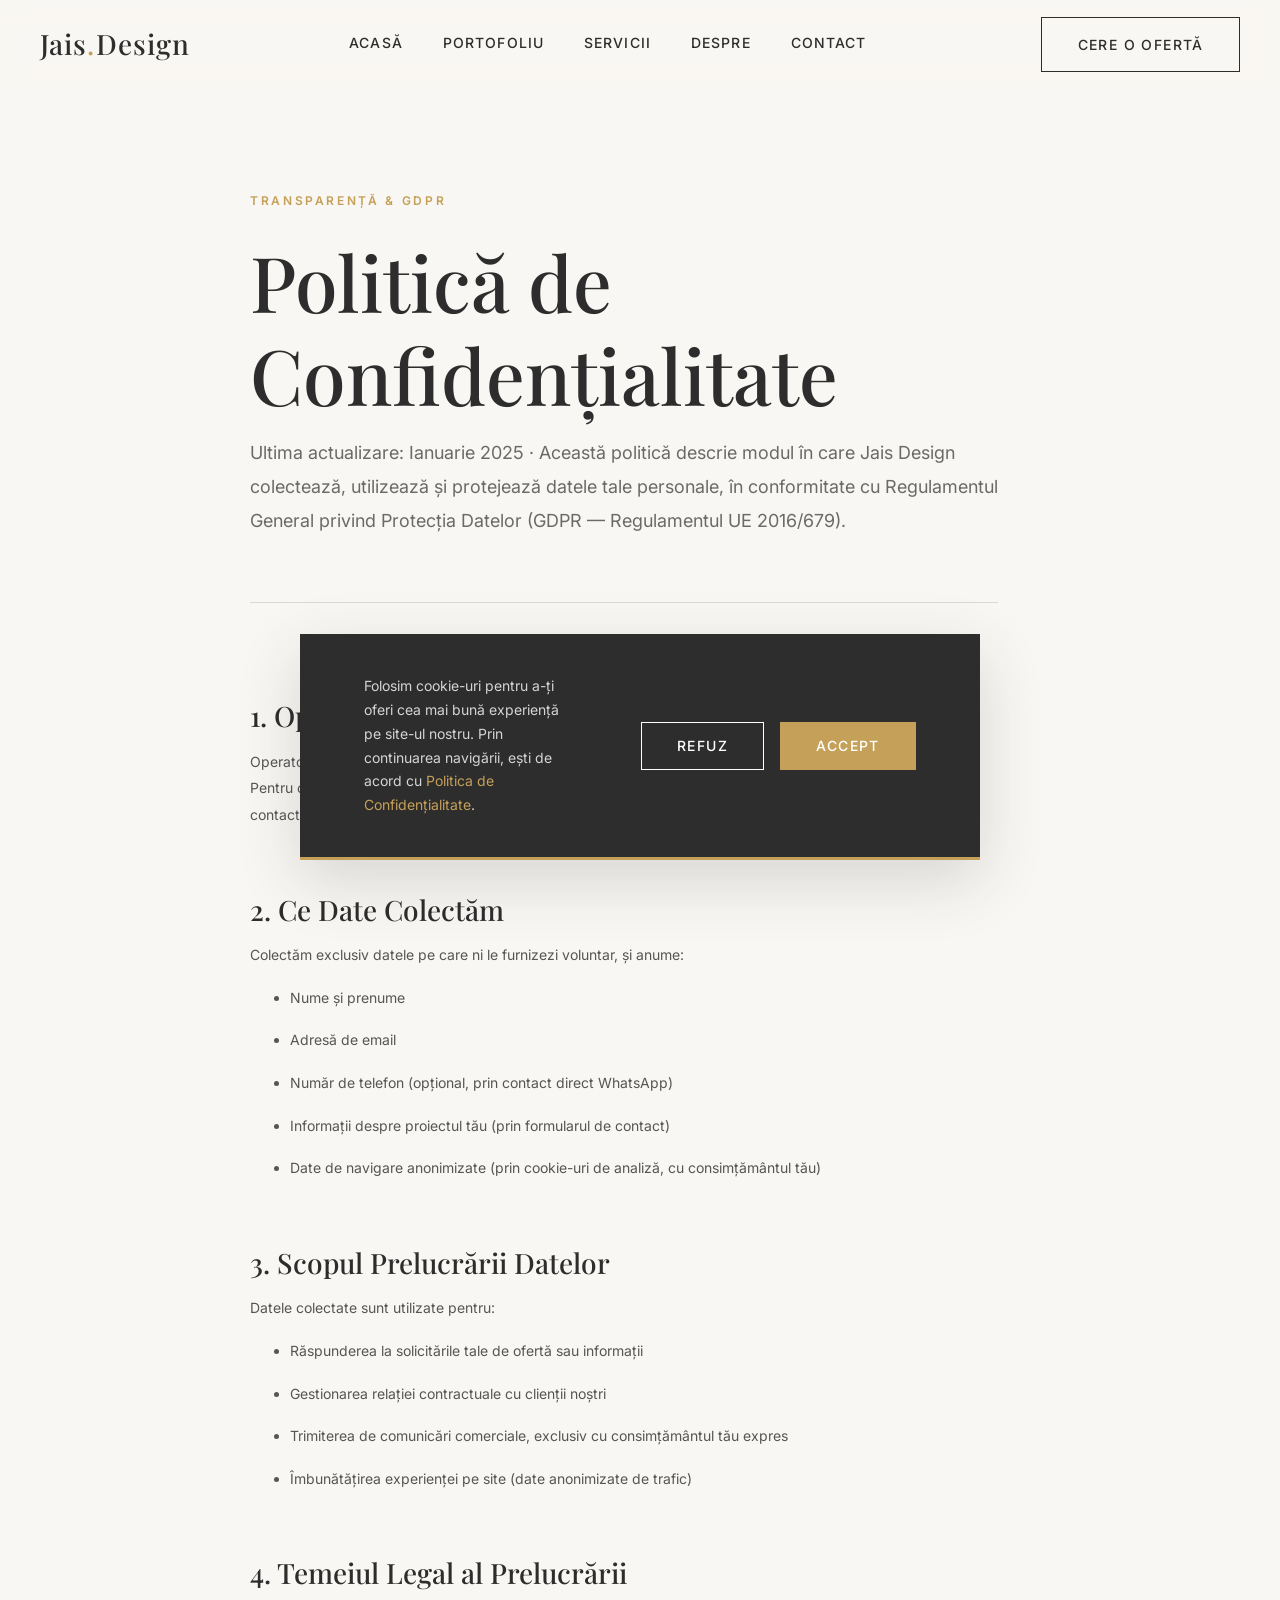
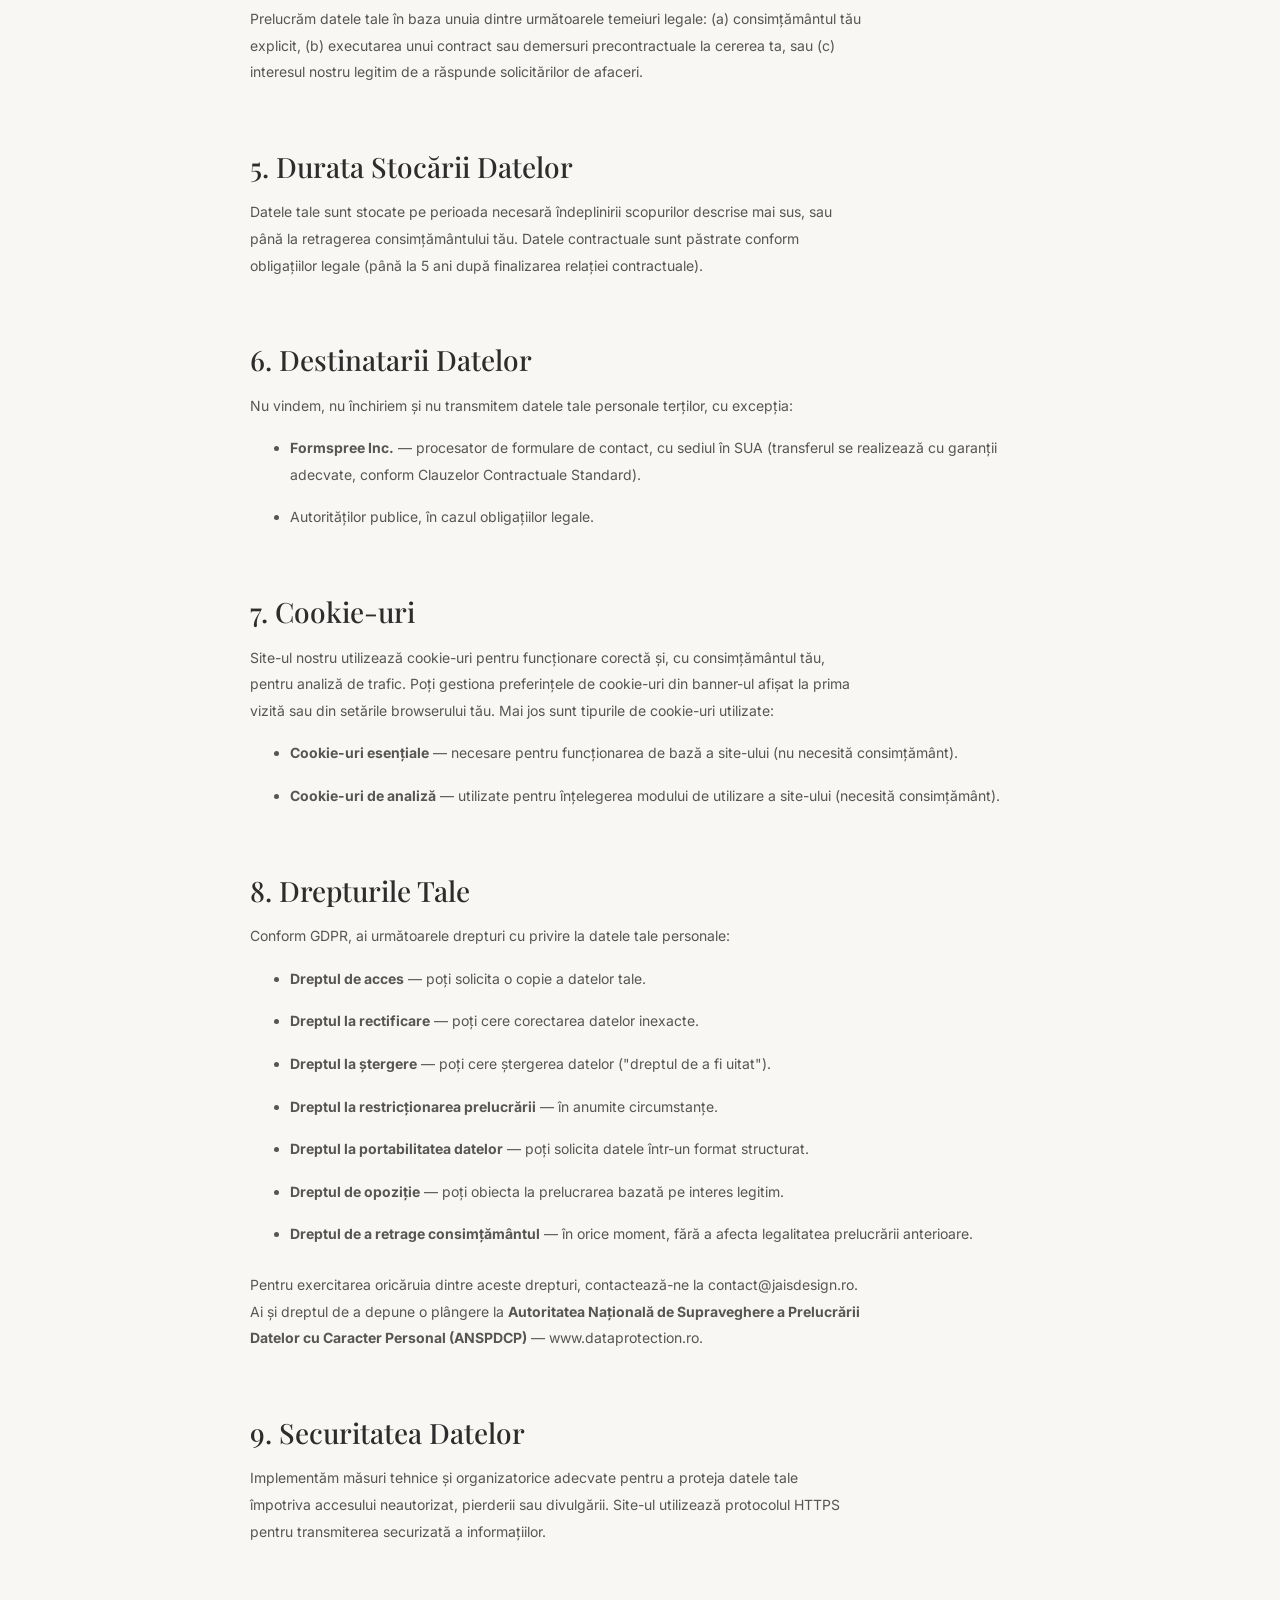
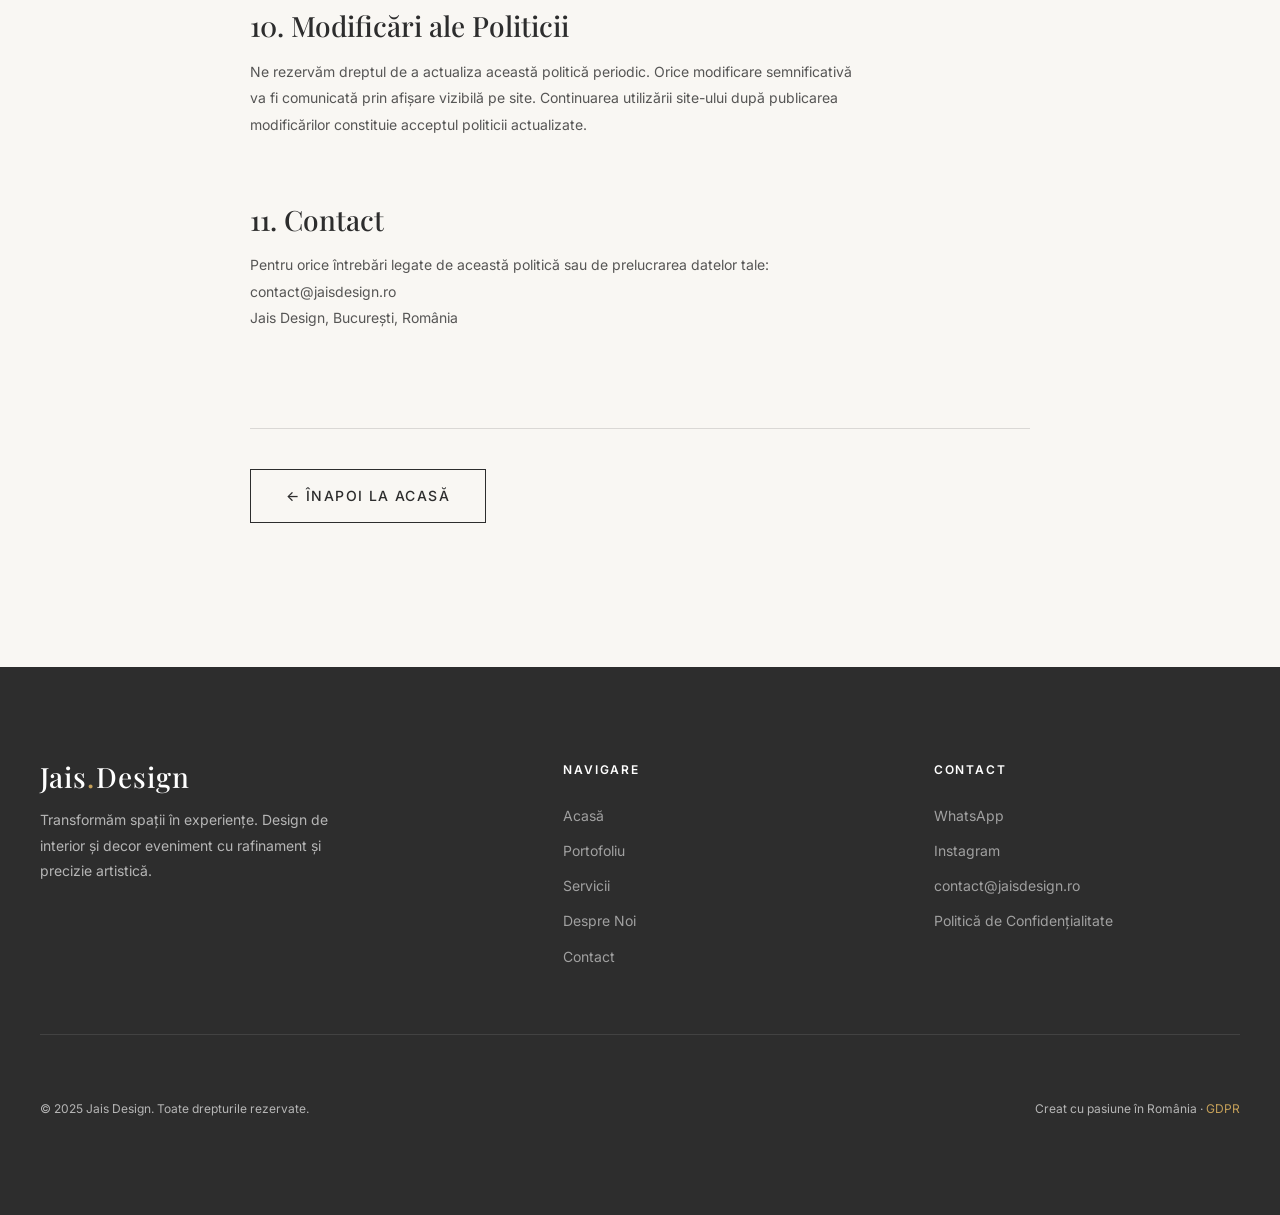
<file: politica-confidentialitate.html>
<!DOCTYPE html>
<html lang="ro">
<head>
  <meta charset="UTF-8" />
  <meta name="viewport" content="width=device-width, initial-scale=1.0" />
  <meta name="description" content="Politica de Confidențialitate și prelucrare a datelor personale — Jais Design, conformitate GDPR." />
  <meta name="robots" content="index, follow" />
  <!-- Open Graph -->
  <meta property="og:title" content="Politică de Confidențialitate | Jais Design" />
  <meta property="og:description" content="Politica de Confidențialitate și prelucrare a datelor personale — Jais Design, conformitate GDPR." />
  <meta property="og:type" content="website" />
  <meta property="og:url" content="https://jaisdesign.ro/politica-confidentialitate.html" />
  <title>Politică de Confidențialitate | Jais Design</title>
  <link rel="preconnect" href="https://fonts.googleapis.com" />
  <link rel="preconnect" href="https://fonts.gstatic.com" crossorigin />
  <link rel="stylesheet" href="style.css" />
</head>
<body>
  <!-- Navbar -->
  <header class="navbar" id="navbar">
    <div class="navbar__inner">
      <a href="index.html" class="navbar__logo">Jais<span>.</span>Design</a>
      <nav class="navbar__nav" aria-label="Navigare principală">
        <a href="index.html">Acasă</a>
        <a href="portfolio.html">Portofoliu</a>
        <a href="services.html">Servicii</a>
        <a href="about.html">Despre</a>
        <a href="contact.html">Contact</a>
      </nav>
      <a href="contact.html" class="btn navbar__cta" aria-label="Cere o ofertă">
        <span>Cere o Ofertă</span>
      </a>
      <button class="navbar__hamburger" aria-label="Deschide meniu" aria-expanded="false">
        <span></span><span></span><span></span>
      </button>
    </div>
  </header>

  <!-- Mobile Nav -->
  <nav class="navbar__mobile" aria-label="Navigare mobilă">
    <a href="index.html">Acasă</a>
    <a href="portfolio.html">Portofoliu</a>
    <a href="services.html">Servicii</a>
    <a href="about.html">Despre</a>
    <a href="contact.html">Contact</a>
    <a href="contact.html" class="btn btn--accent" style="margin-top:1rem"><span>Cere o Ofertă</span></a>
  </nav>

  <main>
    <article class="section privacy-page" aria-labelledby="privacy-title">
      <div class="container" style="max-width: 860px;">
        <span class="section-label">Transparență &amp; GDPR</span>
        <h1 id="privacy-title">Politică de Confidențialitate</h1>
        <p class="lead">
          Ultima actualizare: Ianuarie 2025 · Această politică descrie modul în care Jais Design
          colectează, utilizează și protejează datele tale personale, în conformitate cu
          Regulamentul General privind Protecția Datelor (GDPR — Regulamentul UE 2016/679).
        </p>

        <h2>1. Operatorul de Date</h2>
        <p>
          Operatorul datelor cu caracter personal este <strong>Jais Design</strong>, cu sediul în
          București, România. Pentru orice solicitare legată de datele tale personale, ne poți
          contacta la adresa de email: <a href="mailto:contact@jaisdesign.ro">contact@jaisdesign.ro</a>.
        </p>

        <h2>2. Ce Date Colectăm</h2>
        <p>Colectăm exclusiv datele pe care ni le furnizezi voluntar, și anume:</p>
        <ul>
          <li>Nume și prenume</li>
          <li>Adresă de email</li>
          <li>Număr de telefon (opțional, prin contact direct WhatsApp)</li>
          <li>Informații despre proiectul tău (prin formularul de contact)</li>
          <li>Date de navigare anonimizate (prin cookie-uri de analiză, cu consimțământul tău)</li>
        </ul>

        <h2>3. Scopul Prelucrării Datelor</h2>
        <p>Datele colectate sunt utilizate pentru:</p>
        <ul>
          <li>Răspunderea la solicitările tale de ofertă sau informații</li>
          <li>Gestionarea relației contractuale cu clienții noștri</li>
          <li>Trimiterea de comunicări comerciale, exclusiv cu consimțământul tău expres</li>
          <li>Îmbunătățirea experienței pe site (date anonimizate de trafic)</li>
        </ul>

        <h2>4. Temeiul Legal al Prelucrării</h2>
        <p>
          Prelucrăm datele tale în baza unuia dintre următoarele temeiuri legale:
          (a) consimțământul tău explicit, (b) executarea unui contract sau demersuri precontractuale
          la cererea ta, sau (c) interesul nostru legitim de a răspunde solicitărilor de afaceri.
        </p>

        <h2>5. Durata Stocării Datelor</h2>
        <p>
          Datele tale sunt stocate pe perioada necesară îndeplinirii scopurilor descrise mai sus,
          sau până la retragerea consimțământului tău. Datele contractuale sunt păstrate conform
          obligațiilor legale (până la 5 ani după finalizarea relației contractuale).
        </p>

        <h2>6. Destinatarii Datelor</h2>
        <p>
          Nu vindem, nu închiriem și nu transmitem datele tale personale terților, cu excepția:
        </p>
        <ul>
          <li>
            <strong>Formspree Inc.</strong> — procesator de formulare de contact, cu sediul în SUA
            (transferul se realizează cu garanții adecvate, conform Clauzelor Contractuale Standard).
          </li>
          <li>
            Autorităților publice, în cazul obligațiilor legale.
          </li>
        </ul>

        <h2>7. Cookie-uri</h2>
        <p>
          Site-ul nostru utilizează cookie-uri pentru funcționare corectă și, cu consimțământul tău,
          pentru analiză de trafic. Poți gestiona preferințele de cookie-uri din banner-ul afișat
          la prima vizită sau din setările browserului tău. Mai jos sunt tipurile de cookie-uri utilizate:
        </p>
        <ul>
          <li><strong>Cookie-uri esențiale</strong> — necesare pentru funcționarea de bază a site-ului (nu necesită consimțământ).</li>
          <li><strong>Cookie-uri de analiză</strong> — utilizate pentru înțelegerea modului de utilizare a site-ului (necesită consimțământ).</li>
        </ul>

        <h2>8. Drepturile Tale</h2>
        <p>
          Conform GDPR, ai următoarele drepturi cu privire la datele tale personale:
        </p>
        <ul>
          <li><strong>Dreptul de acces</strong> — poți solicita o copie a datelor tale.</li>
          <li><strong>Dreptul la rectificare</strong> — poți cere corectarea datelor inexacte.</li>
          <li><strong>Dreptul la ștergere</strong> — poți cere ștergerea datelor ("dreptul de a fi uitat").</li>
          <li><strong>Dreptul la restricționarea prelucrării</strong> — în anumite circumstanțe.</li>
          <li><strong>Dreptul la portabilitatea datelor</strong> — poți solicita datele într-un format structurat.</li>
          <li><strong>Dreptul de opoziție</strong> — poți obiecta la prelucrarea bazată pe interes legitim.</li>
          <li><strong>Dreptul de a retrage consimțământul</strong> — în orice moment, fără a afecta legalitatea prelucrării anterioare.</li>
        </ul>
        <p>
          Pentru exercitarea oricăruia dintre aceste drepturi, contactează-ne la
          <a href="mailto:contact@jaisdesign.ro">contact@jaisdesign.ro</a>.
          Ai și dreptul de a depune o plângere la
          <strong>Autoritatea Națională de Supraveghere a Prelucrării Datelor cu Caracter Personal (ANSPDCP)</strong>
          — <a href="https://www.dataprotection.ro" target="_blank" rel="noopener">www.dataprotection.ro</a>.
        </p>

        <h2>9. Securitatea Datelor</h2>
        <p>
          Implementăm măsuri tehnice și organizatorice adecvate pentru a proteja datele tale
          împotriva accesului neautorizat, pierderii sau divulgării. Site-ul utilizează protocolul
          HTTPS pentru transmiterea securizată a informațiilor.
        </p>

        <h2>10. Modificări ale Politicii</h2>
        <p>
          Ne rezervăm dreptul de a actualiza această politică periodic. Orice modificare semnificativă
          va fi comunicată prin afișare vizibilă pe site. Continuarea utilizării site-ului după
          publicarea modificărilor constituie acceptul politicii actualizate.
        </p>

        <h2>11. Contact</h2>
        <p>
          Pentru orice întrebări legate de această politică sau de prelucrarea datelor tale:
          <br /><a href="mailto:contact@jaisdesign.ro">contact@jaisdesign.ro</a>
          <br />Jais Design, București, România
        </p>

        <div style="margin-top: var(--space-2xl); padding-top: var(--space-lg); border-top: 1px solid var(--clr-border);">
          <a href="index.html" class="btn"><span>← Înapoi la Acasă</span></a>
        </div>
      </div>
    </article>
  </main>

  <!-- Footer -->
  <footer class="footer">
    <div class="container">
      <div class="footer__inner">
        <div class="footer__brand">
          <a href="index.html" class="navbar__logo">Jais<span>.</span>Design</a>
          <p>Transformăm spații în experiențe. Design de interior și decor eveniment cu rafinament și precizie artistică.</p>
        </div>
        <div class="footer__col">
          <h5>Navigare</h5>
          <ul>
            <li><a href="index.html">Acasă</a></li>
            <li><a href="portfolio.html">Portofoliu</a></li>
            <li><a href="services.html">Servicii</a></li>
            <li><a href="about.html">Despre Noi</a></li>
            <li><a href="contact.html">Contact</a></li>
          </ul>
        </div>
        <div class="footer__col">
          <h5>Contact</h5>
          <ul>
            <li><a href="https://wa.me/40700000000" target="_blank" rel="noopener">WhatsApp</a></li>
            <li><a href="https://instagram.com/jaisdesign" target="_blank" rel="noopener">Instagram</a></li>
            <li><a href="mailto:contact@jaisdesign.ro">contact@jaisdesign.ro</a></li>
            <li><a href="politica-confidentialitate.html">Politică de Confidențialitate</a></li>
          </ul>
        </div>
      </div>
      <div class="footer__bottom">
        <p>© 2025 Jais Design. Toate drepturile rezervate.</p>
        <p>Creat cu pasiune în România · <a href="politica-confidentialitate.html">GDPR</a></p>
      </div>
    </div>
  </footer>
  <!-- Cookie Banner -->
  <div class="cookie-banner" role="dialog" aria-label="Consimțământ cookie-uri" aria-live="polite">
    <p>
      Folosim cookie-uri pentru a-ți oferi cea mai bună experiență pe site-ul nostru.
      Prin continuarea navigării, ești de acord cu
      <a href="politica-confidentialitate.html">Politica de Confidențialitate</a>.
    </p>
    <div class="cookie-banner__actions">
      <button class="btn btn--white cookie-btn-decline"><span>Refuz</span></button>
      <button class="btn btn--filled cookie-btn-accept"><span>Accept</span></button>
    </div>
  </div>
  <script src="script.js" defer></script>
</body>
</html>
</file>
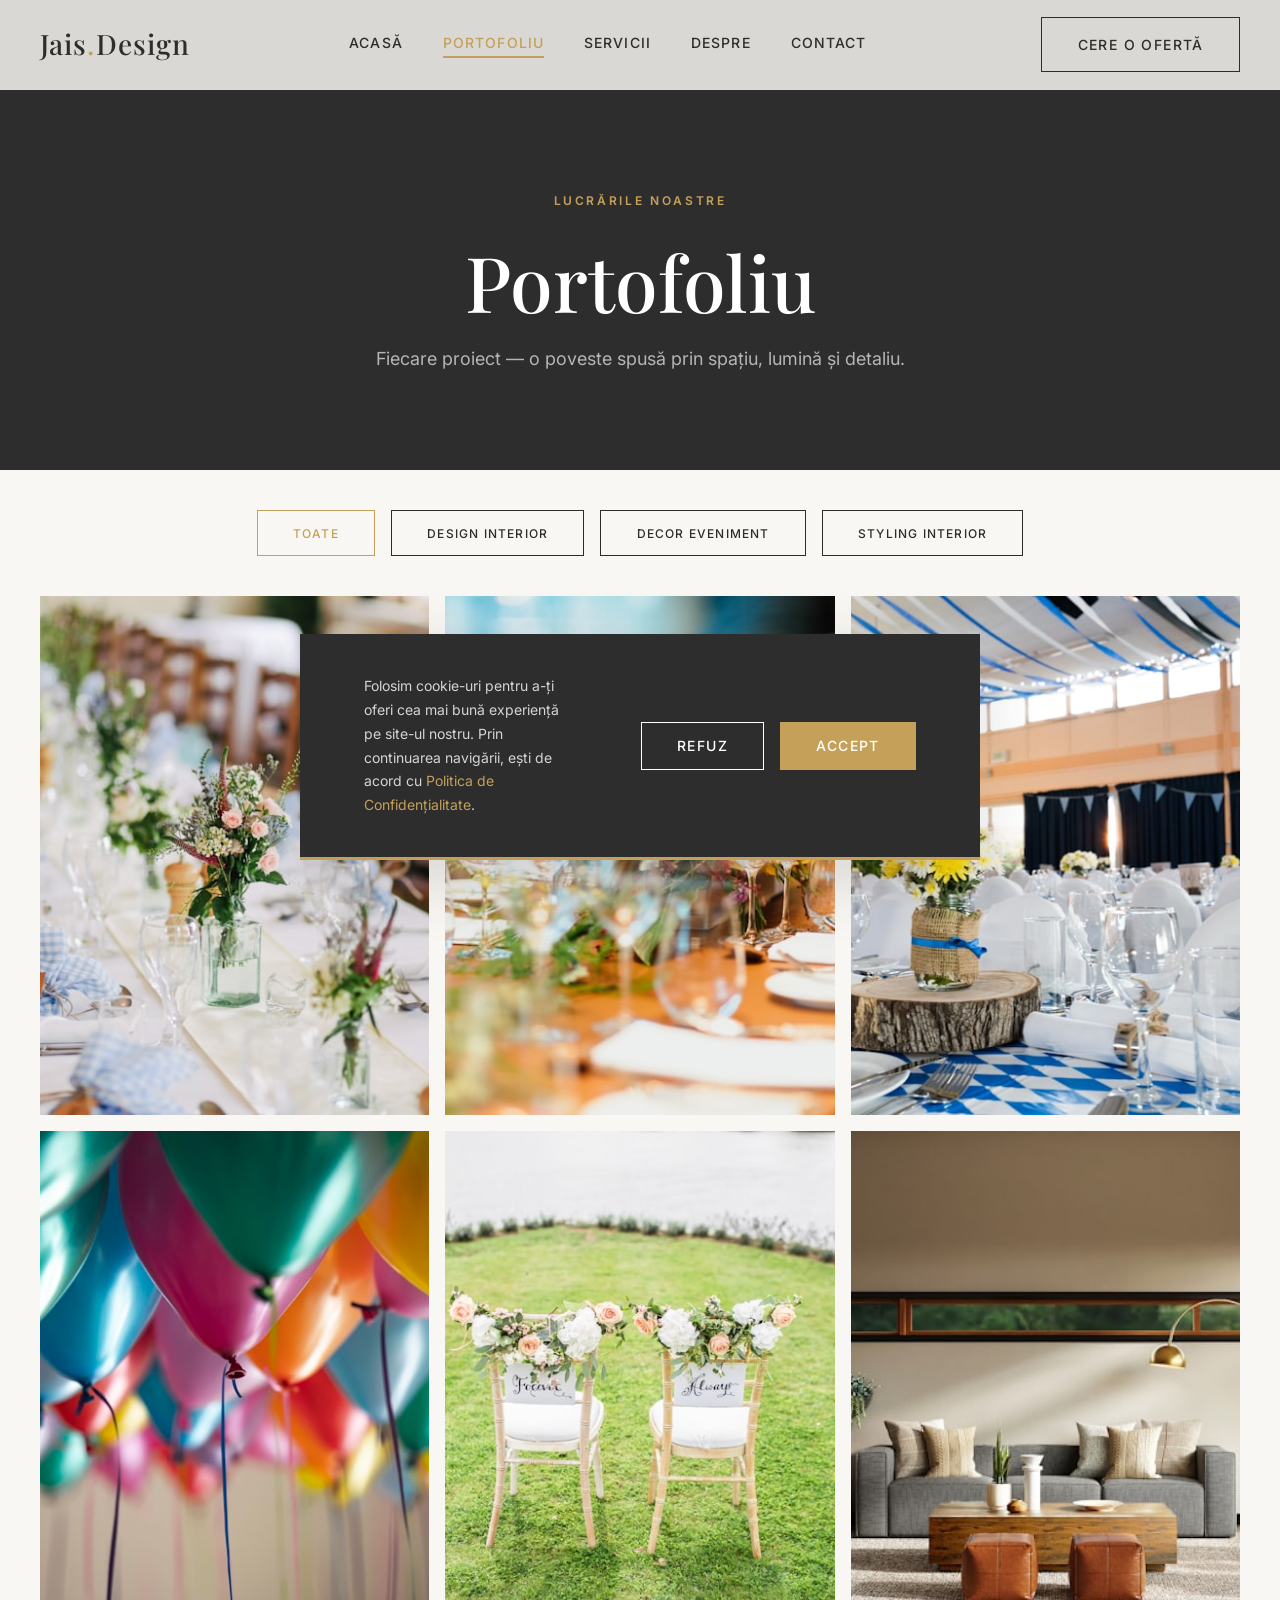
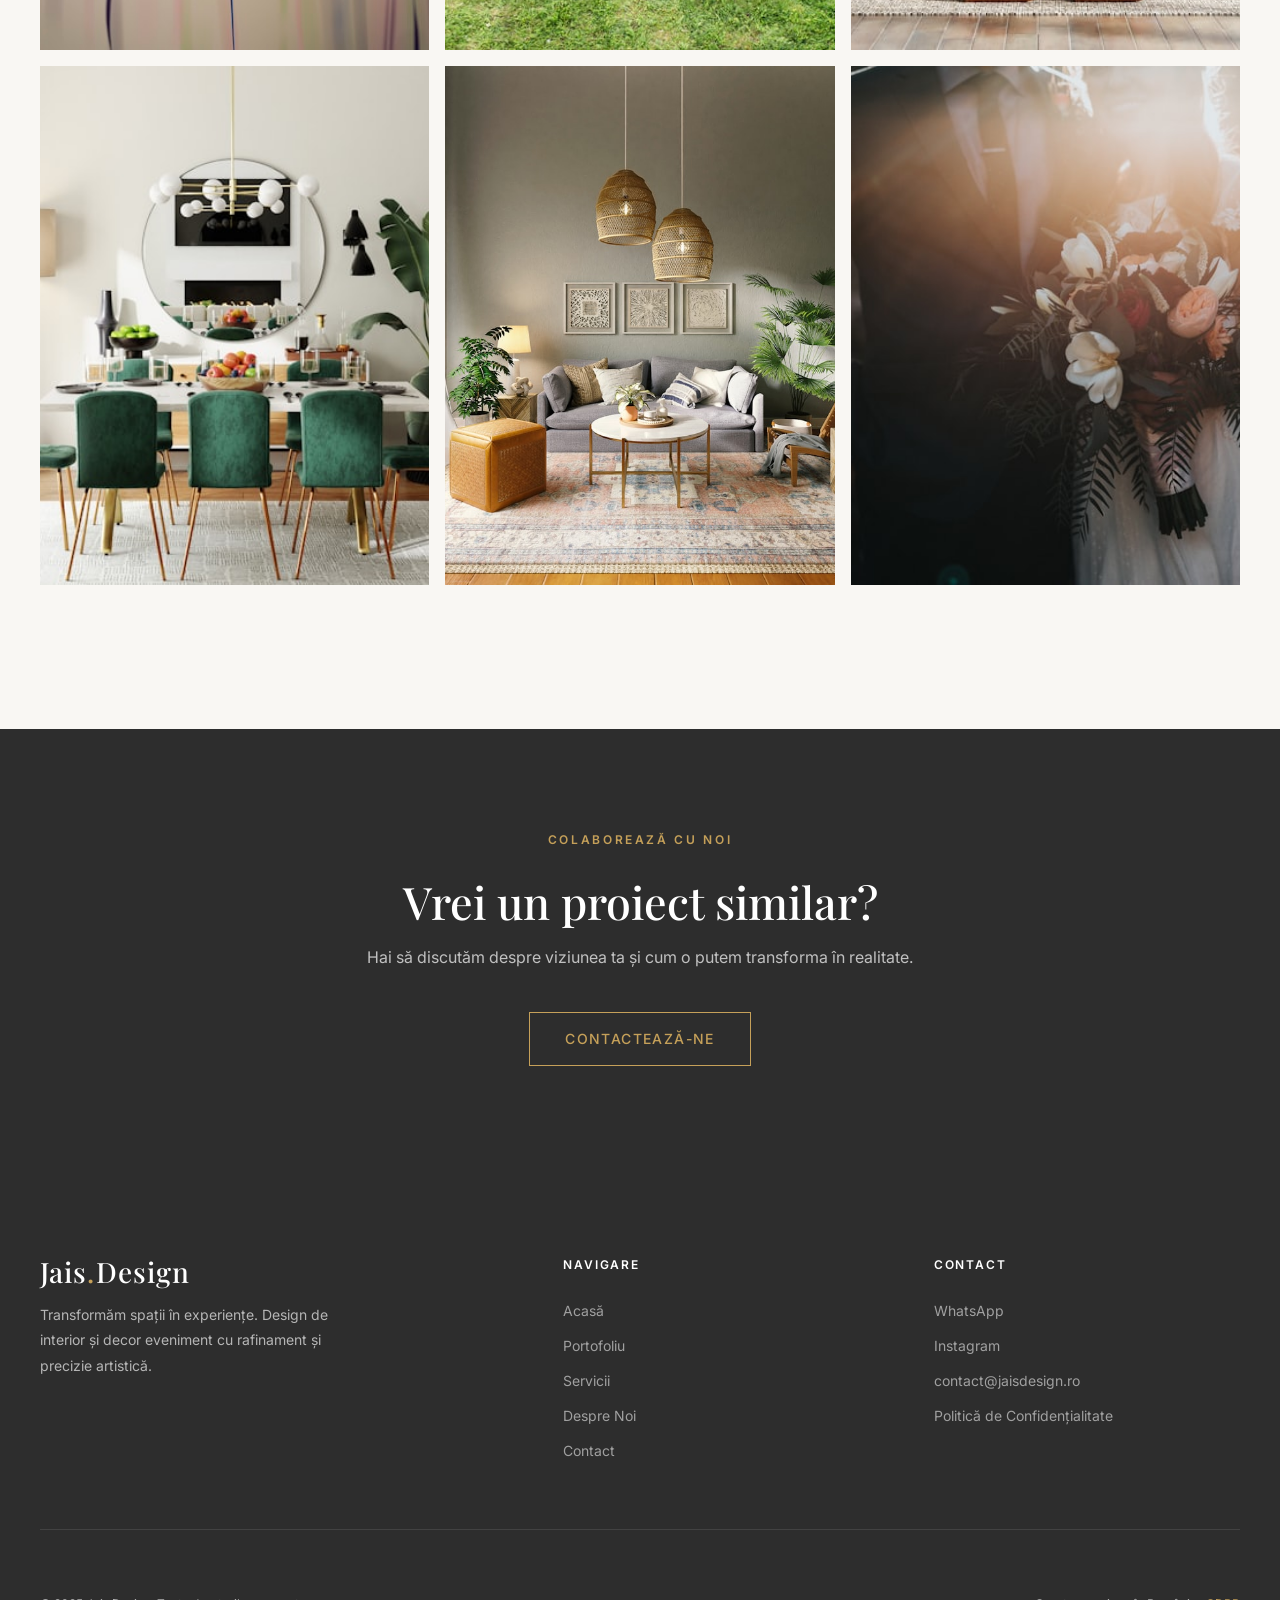
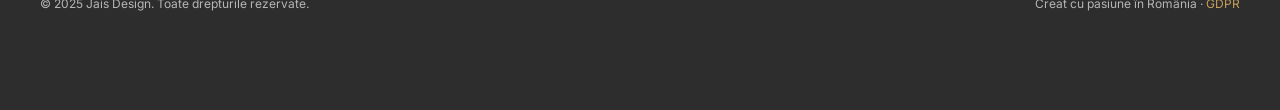
<file: portfolio.html>
<!DOCTYPE html>
<html lang="ro">
<head>
  <meta charset="UTF-8" />
  <meta name="viewport" content="width=device-width, initial-scale=1.0" />
  <meta name="description" content="Descoperă proiectele Jais Design — colecție de lucrări de design interior și decor de eveniment." />
  <meta name="robots" content="index, follow" />
  <!-- Open Graph -->
  <meta property="og:title" content="Portofoliu | Jais Design" />
  <meta property="og:description" content="Descoperă proiectele Jais Design — colecție de lucrări de design interior și decor de eveniment." />
  <meta property="og:type" content="website" />
  <meta property="og:url" content="https://jaisdesign.ro/portfolio.html" />
  <title>Portofoliu | Jais Design</title>
  <link rel="preconnect" href="https://fonts.googleapis.com" />
  <link rel="preconnect" href="https://fonts.gstatic.com" crossorigin />
  <link rel="stylesheet" href="style.css" />
</head>
<body>
  <!-- Navbar -->
  <header class="navbar" id="navbar">
    <div class="navbar__inner">
      <a href="index.html" class="navbar__logo">Jais<span>.</span>Design</a>
      <nav class="navbar__nav" aria-label="Navigare principală">
        <a href="index.html">Acasă</a>
        <a href="portfolio.html">Portofoliu</a>
        <a href="services.html">Servicii</a>
        <a href="about.html">Despre</a>
        <a href="contact.html">Contact</a>
      </nav>
      <a href="contact.html" class="btn navbar__cta" aria-label="Cere o ofertă">
        <span>Cere o Ofertă</span>
      </a>
      <button class="navbar__hamburger" aria-label="Deschide meniu" aria-expanded="false">
        <span></span><span></span><span></span>
      </button>
    </div>
  </header>

  <!-- Mobile Nav -->
  <nav class="navbar__mobile" aria-label="Navigare mobilă">
    <a href="index.html">Acasă</a>
    <a href="portfolio.html">Portofoliu</a>
    <a href="services.html">Servicii</a>
    <a href="about.html">Despre</a>
    <a href="contact.html">Contact</a>
    <a href="contact.html" class="btn btn--accent" style="margin-top:1rem"><span>Cere o Ofertă</span></a>
  </nav>

  <main>
    <!-- Page Hero -->
    <section class="page-hero" aria-labelledby="portfolio-title">
      <div class="container fade-up">
        <span class="section-label">Lucrările Noastre</span>
        <h1 id="portfolio-title">Portofoliu</h1>
        <p>Fiecare proiect — o poveste spusă prin spațiu, lumină și detaliu.</p>
      </div>
    </section>

    <!-- Filter Bar (decorative) -->
    <section class="section--sm" style="padding-block: var(--space-lg);">
      <div class="container">
        <div style="display:flex; gap: var(--space-sm); flex-wrap:wrap; justify-content:center;" role="list" aria-label="Filtre portofoliu">
          <button class="btn btn--accent" style="font-size:var(--fz-xs);" role="listitem"><span>Toate</span></button>
          <button class="btn" style="font-size:var(--fz-xs);" role="listitem"><span>Design Interior</span></button>
          <button class="btn" style="font-size:var(--fz-xs);" role="listitem"><span>Decor Eveniment</span></button>
          <button class="btn" style="font-size:var(--fz-xs);" role="listitem"><span>Styling Interior</span></button>
        </div>
      </div>
    </section>

    <!-- Portfolio Grid -->
    <section class="section" style="padding-top:0;" aria-label="Grilă portofoliu">
      <div class="container">
        <div class="portfolio-grid stagger" role="list">
          <article class="portfolio-item fade-up" aria-label="Proiect Rezidențial Floreasca">
            <img src="assets/images/portfolio-01.jpg" alt="Rezidențial Floreasca" loading="lazy" />
            <div class="portfolio-item__overlay">
              <span class="portfolio-item__category">Design Interior</span>
              <h2 class="portfolio-item__title">Rezidențial Floreasca</h2>
            </div>
          </article>
          <article class="portfolio-item fade-up" aria-label="Proiect Nuntă Elegance">
            <img src="assets/images/portfolio-02.jpg" alt="Nuntă Elegance" loading="lazy" />
            <div class="portfolio-item__overlay">
              <span class="portfolio-item__category">Decor Eveniment</span>
              <h2 class="portfolio-item__title">Nuntă Elegance</h2>
            </div>
          </article>
          <article class="portfolio-item fade-up" aria-label="Proiect Penthouse Herăstrău">
            <img src="assets/images/portfolio-03.jpg" alt="Penthouse Herăstrău" loading="lazy" />
            <div class="portfolio-item__overlay">
              <span class="portfolio-item__category">Styling Interior</span>
              <h2 class="portfolio-item__title">Penthouse Herăstrău</h2>
            </div>
          </article>
          <article class="portfolio-item fade-up" aria-label="Proiect Gală Corporate Athenée">
            <img src="assets/images/portfolio-04.jpg" alt="Gală Corporate Athenée" loading="lazy" />
            <div class="portfolio-item__overlay">
              <span class="portfolio-item__category">Decor Eveniment</span>
              <h2 class="portfolio-item__title">Gală Corporate Athenée</h2>
            </div>
          </article>
          <article class="portfolio-item fade-up" aria-label="Proiect Vilă Snagov">
            <img src="assets/images/portfolio-05.jpg" alt="Vilă Snagov" loading="lazy" />
            <div class="portfolio-item__overlay">
              <span class="portfolio-item__category">Design Interior</span>
              <h2 class="portfolio-item__title">Vilă Snagov</h2>
            </div>
          </article>
          <article class="portfolio-item fade-up" aria-label="Proiect Botez Praga">
            <img src="assets/images/portfolio-06.jpg" alt="Botez Praga" loading="lazy" />
            <div class="portfolio-item__overlay">
              <span class="portfolio-item__category">Decor Eveniment</span>
              <h2 class="portfolio-item__title">Botez Praga</h2>
            </div>
          </article>
          <article class="portfolio-item fade-up" aria-label="Proiect Apartament Dorobanți">
            <img src="assets/images/portfolio-07.jpg" alt="Apartament Dorobanți" loading="lazy" />
            <div class="portfolio-item__overlay">
              <span class="portfolio-item__category">Styling Interior</span>
              <h2 class="portfolio-item__title">Apartament Dorobanți</h2>
            </div>
          </article>
          <article class="portfolio-item fade-up" aria-label="Proiect Restaurant Concept">
            <img src="assets/images/portfolio-08.jpg" alt="Restaurant Concept" loading="lazy" />
            <div class="portfolio-item__overlay">
              <span class="portfolio-item__category">Design Interior</span>
              <h2 class="portfolio-item__title">Restaurant Concept</h2>
            </div>
          </article>
          <article class="portfolio-item fade-up" aria-label="Proiect Logodnă Palas">
            <img src="assets/images/portfolio-09.jpg" alt="Logodnă Palas" loading="lazy" />
            <div class="portfolio-item__overlay">
              <span class="portfolio-item__category">Decor Eveniment</span>
              <h2 class="portfolio-item__title">Logodnă Palas</h2>
            </div>
          </article>

        </div>
      </div>
    </section>

    <!-- CTA -->
    <section class="section--sm" style="background: var(--clr-text);" aria-labelledby="port-cta">
      <div class="container text-center fade-up">
        <span class="section-label">Colaborează cu Noi</span>
        <h2 id="port-cta" style="color:var(--clr-white); margin-bottom:var(--space-sm);">Vrei un proiect similar?</h2>
        <p style="color:rgba(255,255,255,0.7); margin-inline:auto; margin-bottom:var(--space-lg);">
          Hai să discutăm despre viziunea ta și cum o putem transforma în realitate.
        </p>
        <a href="contact.html" class="btn btn--accent"><span>Contactează-ne</span></a>
      </div>
    </section>
  </main>

  <!-- Footer -->
  <footer class="footer">
    <div class="container">
      <div class="footer__inner">
        <div class="footer__brand">
          <a href="index.html" class="navbar__logo">Jais<span>.</span>Design</a>
          <p>Transformăm spații în experiențe. Design de interior și decor eveniment cu rafinament și precizie artistică.</p>
        </div>
        <div class="footer__col">
          <h5>Navigare</h5>
          <ul>
            <li><a href="index.html">Acasă</a></li>
            <li><a href="portfolio.html">Portofoliu</a></li>
            <li><a href="services.html">Servicii</a></li>
            <li><a href="about.html">Despre Noi</a></li>
            <li><a href="contact.html">Contact</a></li>
          </ul>
        </div>
        <div class="footer__col">
          <h5>Contact</h5>
          <ul>
            <li><a href="https://wa.me/40700000000" target="_blank" rel="noopener">WhatsApp</a></li>
            <li><a href="https://instagram.com/jaisdesign" target="_blank" rel="noopener">Instagram</a></li>
            <li><a href="mailto:contact@jaisdesign.ro">contact@jaisdesign.ro</a></li>
            <li><a href="politica-confidentialitate.html">Politică de Confidențialitate</a></li>
          </ul>
        </div>
      </div>
      <div class="footer__bottom">
        <p>© 2025 Jais Design. Toate drepturile rezervate.</p>
        <p>Creat cu pasiune în România · <a href="politica-confidentialitate.html">GDPR</a></p>
      </div>
    </div>
  </footer>
  <!-- Cookie Banner -->
  <div class="cookie-banner" role="dialog" aria-label="Consimțământ cookie-uri" aria-live="polite">
    <p>
      Folosim cookie-uri pentru a-ți oferi cea mai bună experiență pe site-ul nostru.
      Prin continuarea navigării, ești de acord cu
      <a href="politica-confidentialitate.html">Politica de Confidențialitate</a>.
    </p>
    <div class="cookie-banner__actions">
      <button class="btn btn--white cookie-btn-decline"><span>Refuz</span></button>
      <button class="btn btn--filled cookie-btn-accept"><span>Accept</span></button>
    </div>
  </div>
  <script src="script.js" defer></script>
</body>
</html>
</file>
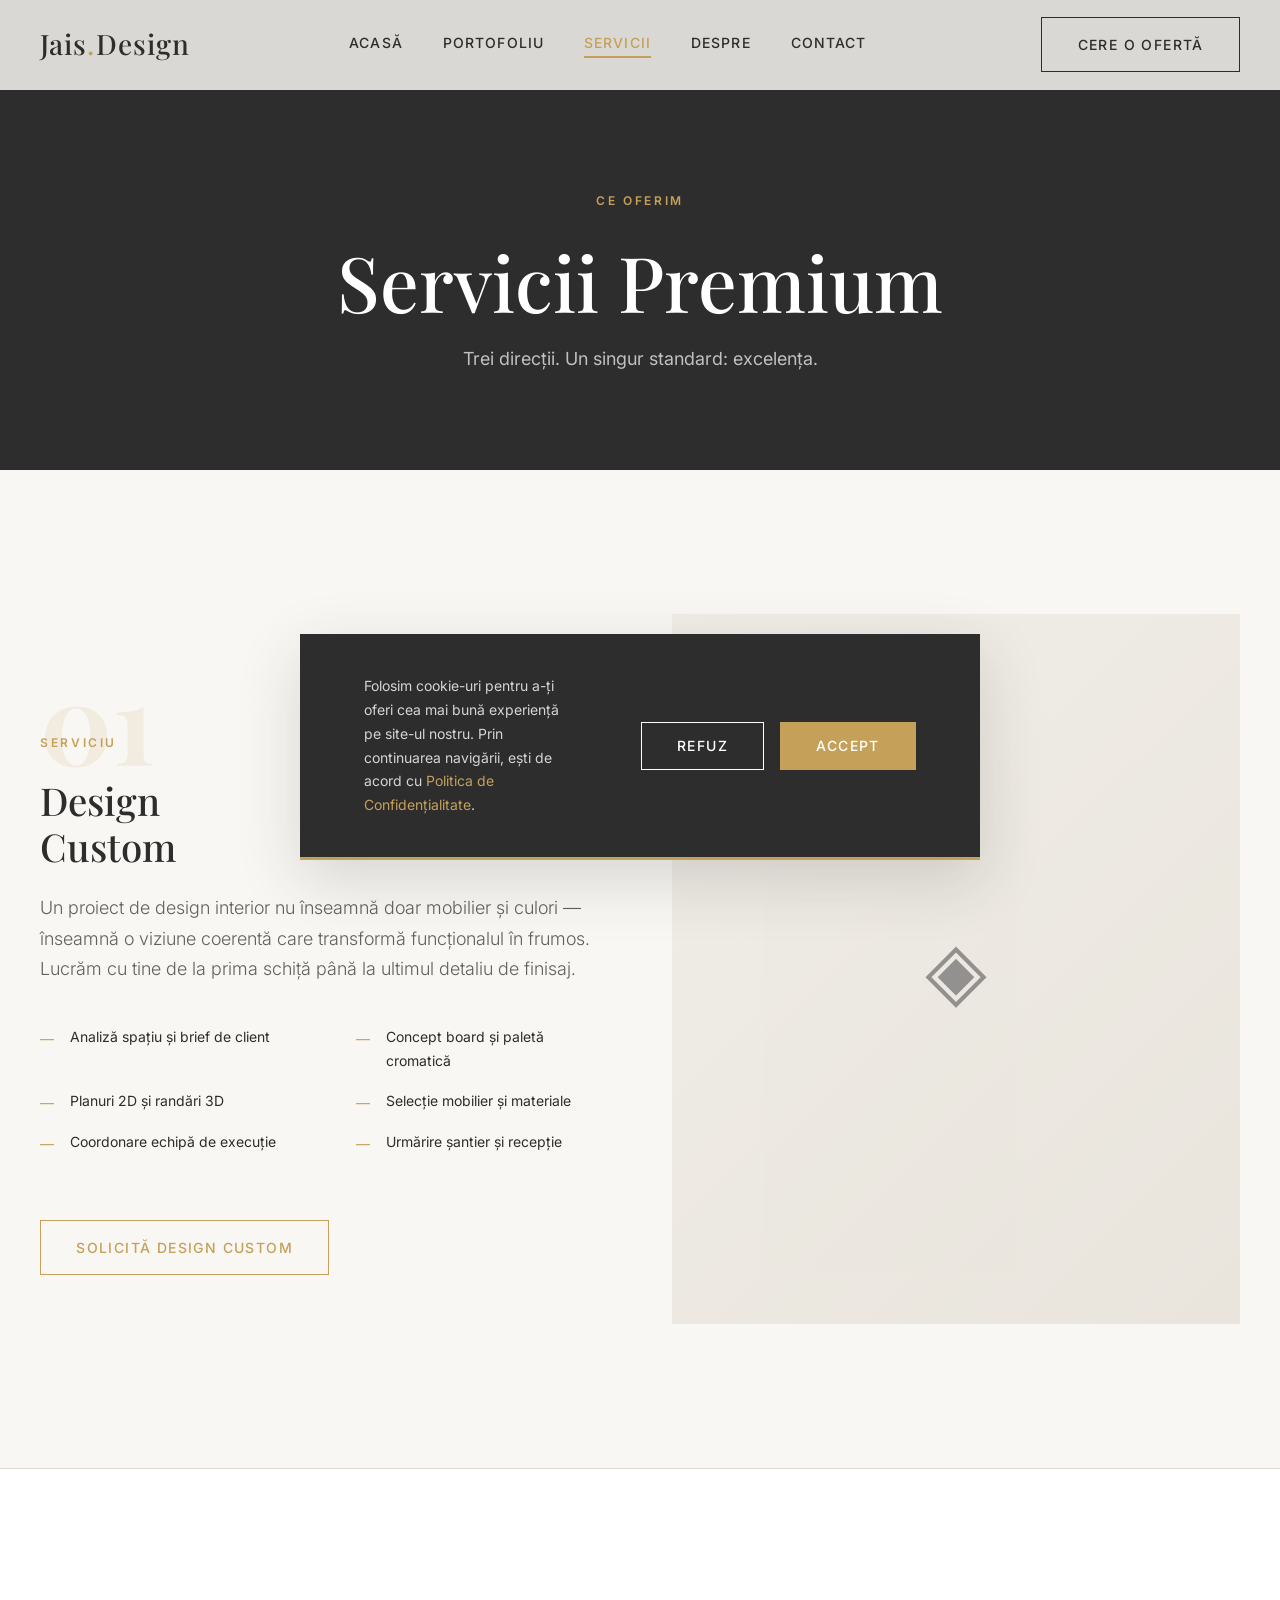
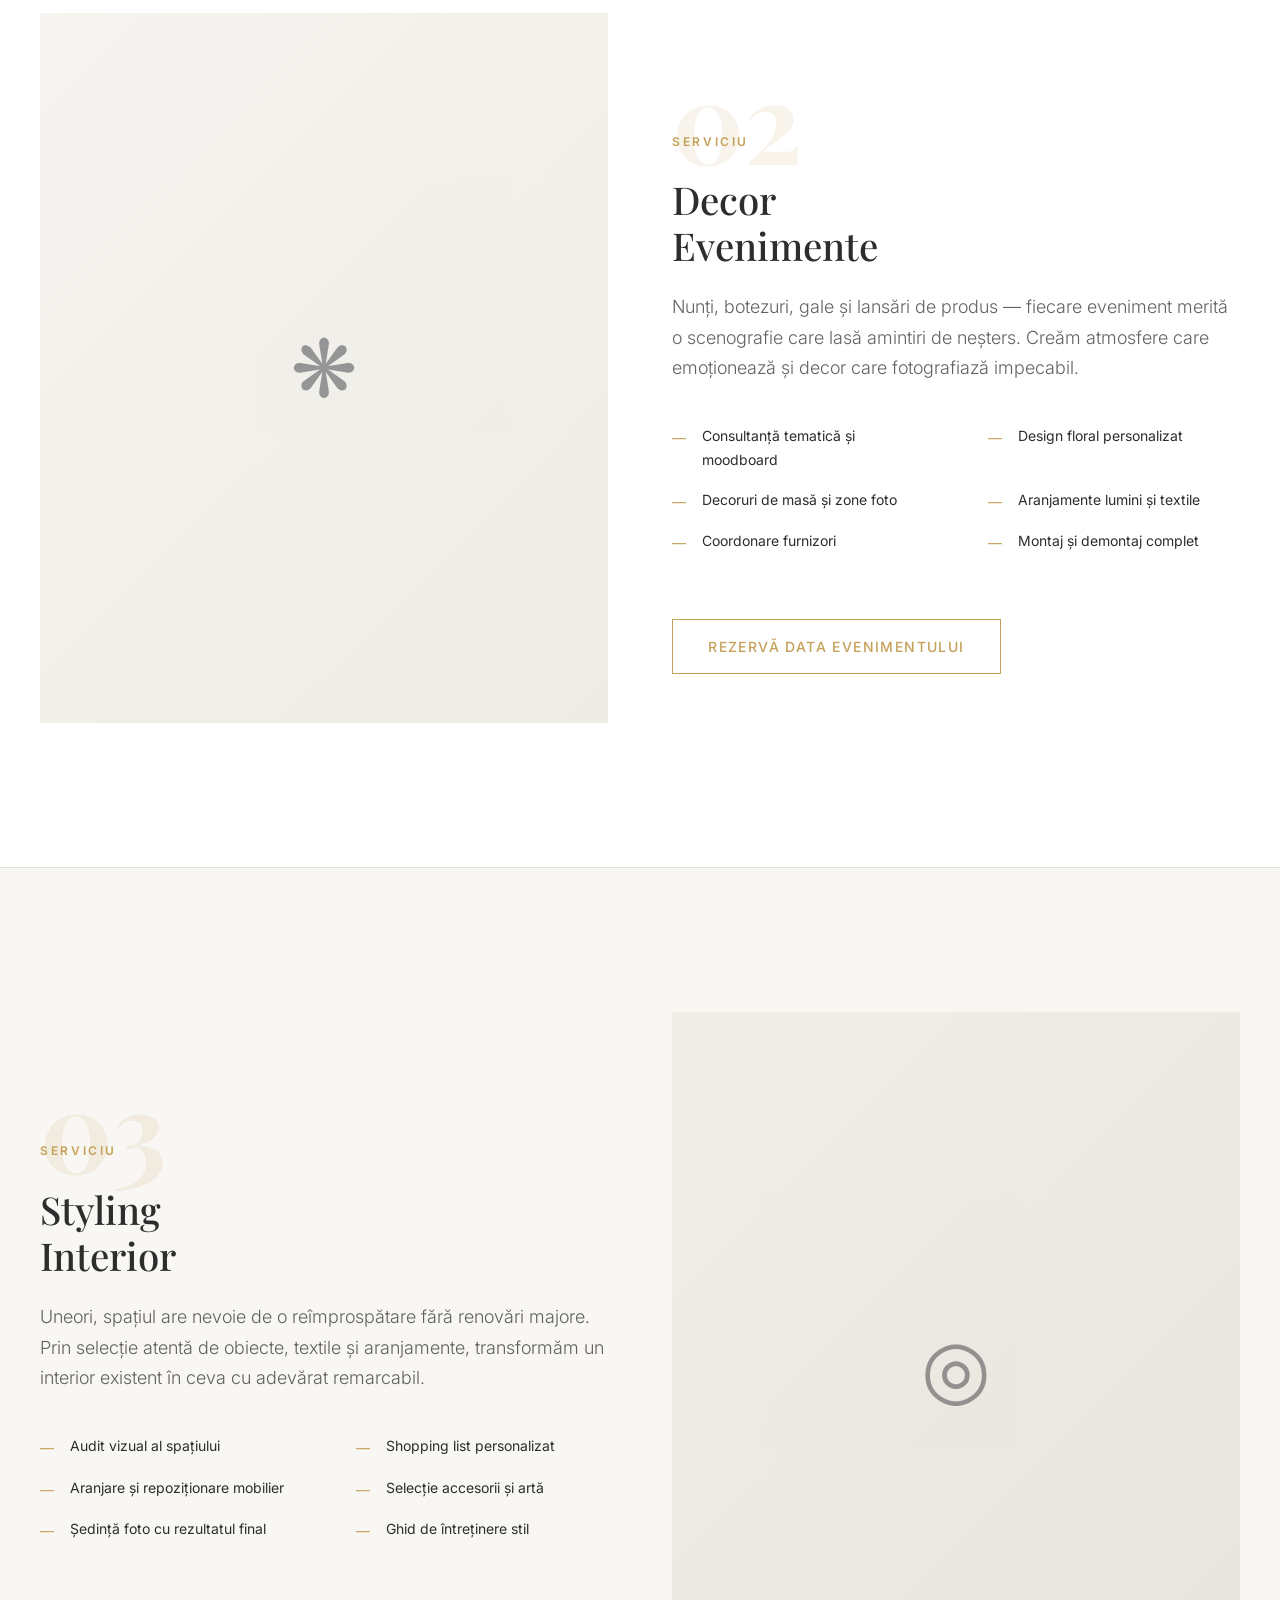
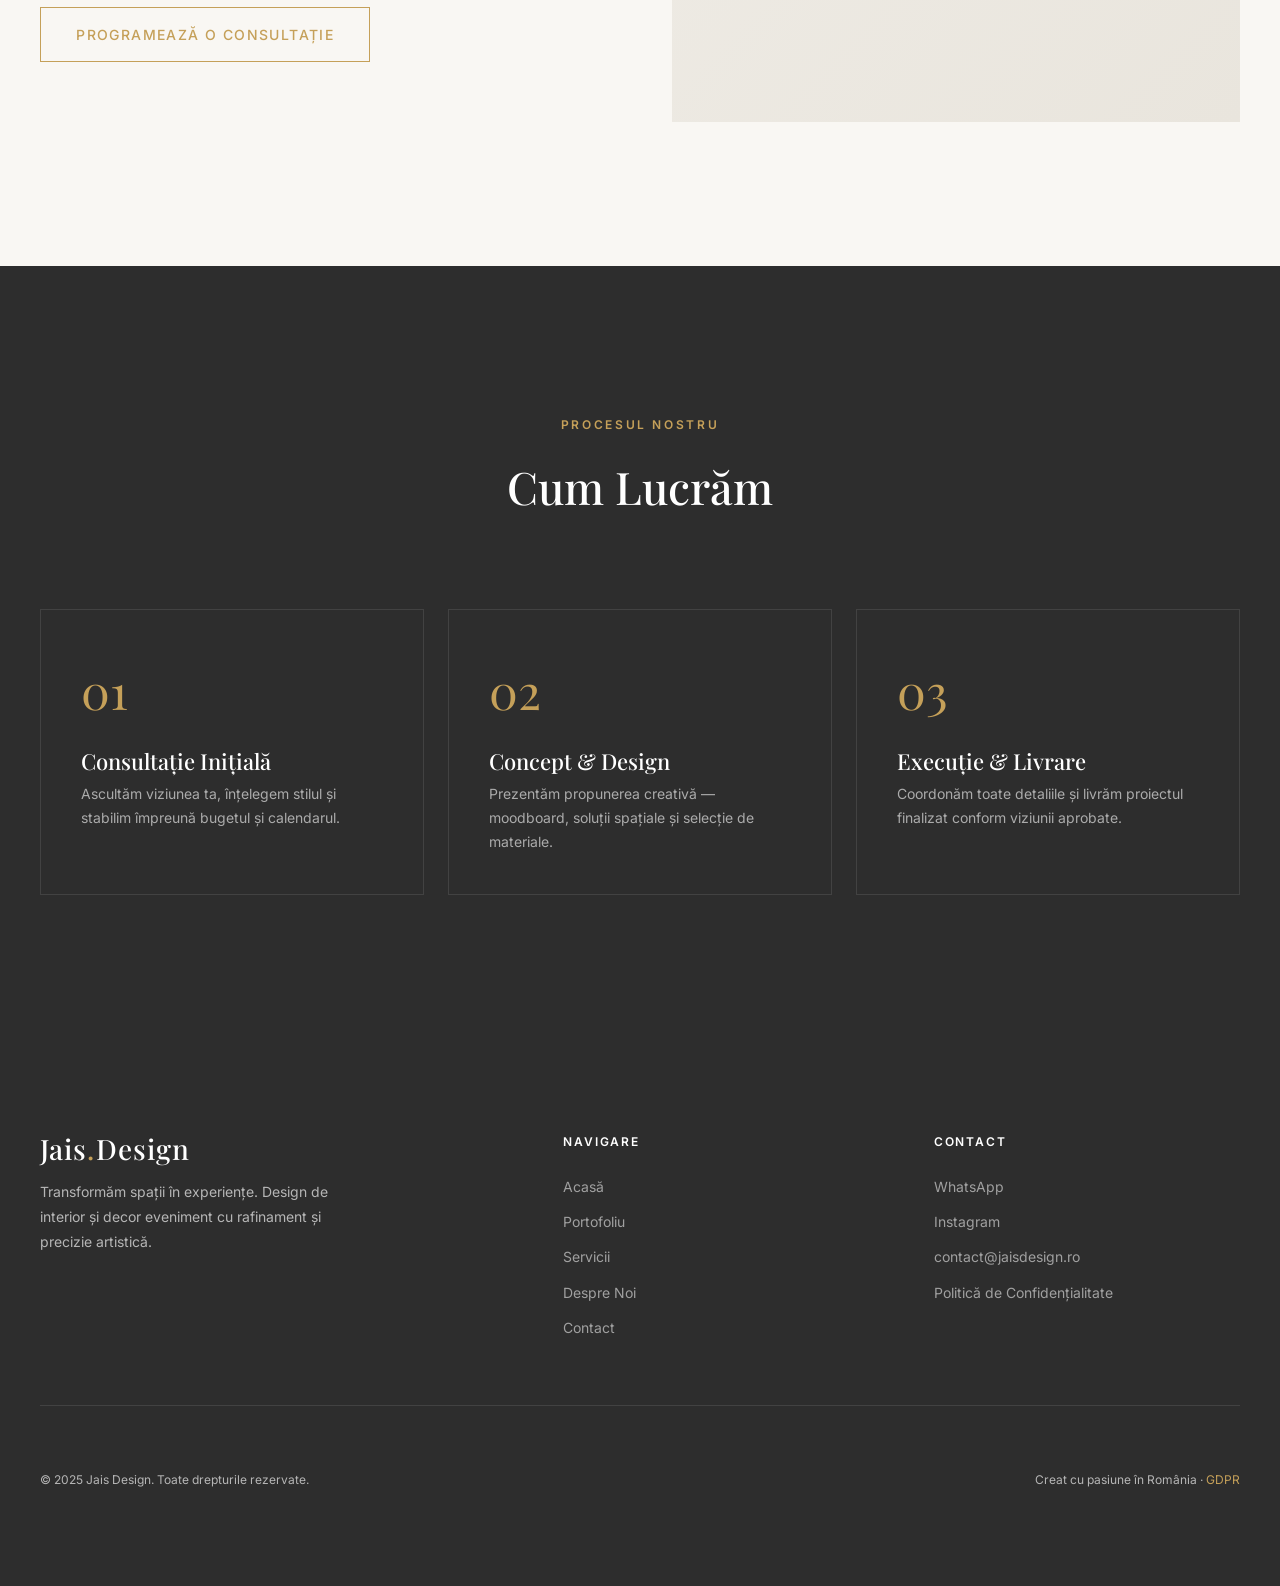
<file: services.html>
<!DOCTYPE html>
<html lang="ro">
<head>
  <meta charset="UTF-8" />
  <meta name="viewport" content="width=device-width, initial-scale=1.0" />
  <meta name="description" content="Servicii de design interior, decor evenimente și styling — Jais Design oferă soluții premium personalizate." />
  <meta name="robots" content="index, follow" />
  <!-- Open Graph -->
  <meta property="og:title" content="Servicii | Jais Design" />
  <meta property="og:description" content="Servicii de design interior, decor evenimente și styling — Jais Design oferă soluții premium personalizate." />
  <meta property="og:type" content="website" />
  <meta property="og:url" content="https://jaisdesign.ro/services.html" />
  <title>Servicii | Jais Design</title>
  <link rel="preconnect" href="https://fonts.googleapis.com" />
  <link rel="preconnect" href="https://fonts.gstatic.com" crossorigin />
  <link rel="stylesheet" href="style.css" />
</head>
<body>
  <!-- Navbar -->
  <header class="navbar" id="navbar">
    <div class="navbar__inner">
      <a href="index.html" class="navbar__logo">Jais<span>.</span>Design</a>
      <nav class="navbar__nav" aria-label="Navigare principală">
        <a href="index.html">Acasă</a>
        <a href="portfolio.html">Portofoliu</a>
        <a href="services.html">Servicii</a>
        <a href="about.html">Despre</a>
        <a href="contact.html">Contact</a>
      </nav>
      <a href="contact.html" class="btn navbar__cta" aria-label="Cere o ofertă">
        <span>Cere o Ofertă</span>
      </a>
      <button class="navbar__hamburger" aria-label="Deschide meniu" aria-expanded="false">
        <span></span><span></span><span></span>
      </button>
    </div>
  </header>

  <!-- Mobile Nav -->
  <nav class="navbar__mobile" aria-label="Navigare mobilă">
    <a href="index.html">Acasă</a>
    <a href="portfolio.html">Portofoliu</a>
    <a href="services.html">Servicii</a>
    <a href="about.html">Despre</a>
    <a href="contact.html">Contact</a>
    <a href="contact.html" class="btn btn--accent" style="margin-top:1rem"><span>Cere o Ofertă</span></a>
  </nav>

  <main>
    <!-- Page Hero -->
    <section class="services-page__hero" aria-labelledby="serv-title">
      <div class="container fade-up">
        <span class="section-label">Ce Oferim</span>
        <h1 id="serv-title">Servicii Premium</h1>
        <p>Trei direcții. Un singur standard: excelența.</p>
      </div>
    </section>

    <!-- Service 1: Design Custom -->
    <article class="service-detail" id="design-custom" aria-labelledby="serv1-title">
      <div class="container">
        <div class="grid-2">
          <div class="fade-up">
            <span class="service-detail__number" aria-hidden="true">01</span>
            <span class="section-label">Serviciu</span>
            <h2 id="serv1-title">Design<br />Custom</h2>
            <p class="service-detail__desc">
              Un proiect de design interior nu înseamnă doar mobilier și culori —
              înseamnă o viziune coerentă care transformă funcționalul în frumos.
              Lucrăm cu tine de la prima schiță până la ultimul detaliu de finisaj.
            </p>
            <ul class="service-detail__features">
              <li class="service-detail__feature">Analiză spațiu și brief de client</li>
              <li class="service-detail__feature">Concept board și paletă cromatică</li>
              <li class="service-detail__feature">Planuri 2D și randări 3D</li>
              <li class="service-detail__feature">Selecție mobilier și materiale</li>
              <li class="service-detail__feature">Coordonare echipă de execuție</li>
              <li class="service-detail__feature">Urmărire șantier și recepție</li>
            </ul>
            <a href="contact.html" class="btn btn--accent"><span>Solicită Design Custom</span></a>
          </div>
          <div class="fade-up" aria-hidden="true" style="aspect-ratio:4/5; background:linear-gradient(135deg,#e8e4dc,#d9d3c7); display:flex; align-items:center; justify-content:center; font-size:5rem; opacity:0.5;">
            ◈
          </div>
        </div>
      </div>
    </article>

    <!-- Service 2: Decor Evenimente -->
    <article class="service-detail" id="decor-evenimente" aria-labelledby="serv2-title" style="background: var(--clr-white);">
      <div class="container">
        <div class="grid-2">
          <div class="fade-up" aria-hidden="true" style="aspect-ratio:4/5; background:linear-gradient(135deg,#ede9e0,#ddd8cc); display:flex; align-items:center; justify-content:center; font-size:5rem; opacity:0.5;">
            ❋
          </div>
          <div class="fade-up">
            <span class="service-detail__number" aria-hidden="true">02</span>
            <span class="section-label">Serviciu</span>
            <h2 id="serv2-title">Decor<br />Evenimente</h2>
            <p class="service-detail__desc">
              Nunți, botezuri, gale și lansări de produs — fiecare eveniment merită
              o scenografie care lasă amintiri de neșters. Creăm atmosfere care emoționează
              și decor care fotografiază impecabil.
            </p>
            <ul class="service-detail__features">
              <li class="service-detail__feature">Consultanță tematică și moodboard</li>
              <li class="service-detail__feature">Design floral personalizat</li>
              <li class="service-detail__feature">Decoruri de masă și zone foto</li>
              <li class="service-detail__feature">Aranjamente lumini și textile</li>
              <li class="service-detail__feature">Coordonare furnizori</li>
              <li class="service-detail__feature">Montaj și demontaj complet</li>
            </ul>
            <a href="contact.html" class="btn btn--accent"><span>Rezervă Data Evenimentului</span></a>
          </div>
        </div>
      </div>
    </article>

    <!-- Service 3: Styling Interior -->
    <article class="service-detail" id="styling-interior" aria-labelledby="serv3-title">
      <div class="container">
        <div class="grid-2">
          <div class="fade-up">
            <span class="service-detail__number" aria-hidden="true">03</span>
            <span class="section-label">Serviciu</span>
            <h2 id="serv3-title">Styling<br />Interior</h2>
            <p class="service-detail__desc">
              Uneori, spațiul are nevoie de o reîmprospătare fără renovări majore.
              Prin selecție atentă de obiecte, textile și aranjamente, transformăm
              un interior existent în ceva cu adevărat remarcabil.
            </p>
            <ul class="service-detail__features">
              <li class="service-detail__feature">Audit vizual al spațiului</li>
              <li class="service-detail__feature">Shopping list personalizat</li>
              <li class="service-detail__feature">Aranjare și repoziționare mobilier</li>
              <li class="service-detail__feature">Selecție accesorii și artă</li>
              <li class="service-detail__feature">Ședință foto cu rezultatul final</li>
              <li class="service-detail__feature">Ghid de întreținere stil</li>
            </ul>
            <a href="contact.html" class="btn btn--accent"><span>Programează o Consultație</span></a>
          </div>
          <div class="fade-up" aria-hidden="true" style="aspect-ratio:4/5; background:linear-gradient(135deg,#e8e4dc,#d9d3c7); display:flex; align-items:center; justify-content:center; font-size:5rem; opacity:0.5;">
            ◎
          </div>
        </div>
      </div>
    </article>

    <!-- FAQ / Process -->
    <section class="section" style="background: var(--clr-text);" aria-labelledby="process-heading">
      <div class="container">
        <div class="text-center fade-up" style="margin-bottom: var(--space-2xl);">
          <span class="section-label">Procesul Nostru</span>
          <h2 id="process-heading" style="color:var(--clr-white);">Cum Lucrăm</h2>
        </div>
        <div class="services-grid stagger">
          <div class="fade-up" style="padding: var(--space-lg); border: 1px solid rgba(255,255,255,0.1);">
            <span style="font-family:var(--ff-heading); font-size:3rem; color:var(--clr-accent); display:block; margin-bottom:var(--space-sm);">01</span>
            <h4 style="color:var(--clr-white); margin-bottom:var(--space-xs);">Consultație Inițială</h4>
            <p style="color:rgba(255,255,255,0.6); font-size:var(--fz-sm);">Ascultăm viziunea ta, înțelegem stilul și stabilim împreună bugetul și calendarul.</p>
          </div>
          <div class="fade-up" style="padding: var(--space-lg); border: 1px solid rgba(255,255,255,0.1);">
            <span style="font-family:var(--ff-heading); font-size:3rem; color:var(--clr-accent); display:block; margin-bottom:var(--space-sm);">02</span>
            <h4 style="color:var(--clr-white); margin-bottom:var(--space-xs);">Concept &amp; Design</h4>
            <p style="color:rgba(255,255,255,0.6); font-size:var(--fz-sm);">Prezentăm propunerea creativă — moodboard, soluții spațiale și selecție de materiale.</p>
          </div>
          <div class="fade-up" style="padding: var(--space-lg); border: 1px solid rgba(255,255,255,0.1);">
            <span style="font-family:var(--ff-heading); font-size:3rem; color:var(--clr-accent); display:block; margin-bottom:var(--space-sm);">03</span>
            <h4 style="color:var(--clr-white); margin-bottom:var(--space-xs);">Execuție &amp; Livrare</h4>
            <p style="color:rgba(255,255,255,0.6); font-size:var(--fz-sm);">Coordonăm toate detaliile și livrăm proiectul finalizat conform viziunii aprobate.</p>
          </div>
        </div>
      </div>
    </section>
  </main>

  <!-- Footer -->
  <footer class="footer">
    <div class="container">
      <div class="footer__inner">
        <div class="footer__brand">
          <a href="index.html" class="navbar__logo">Jais<span>.</span>Design</a>
          <p>Transformăm spații în experiențe. Design de interior și decor eveniment cu rafinament și precizie artistică.</p>
        </div>
        <div class="footer__col">
          <h5>Navigare</h5>
          <ul>
            <li><a href="index.html">Acasă</a></li>
            <li><a href="portfolio.html">Portofoliu</a></li>
            <li><a href="services.html">Servicii</a></li>
            <li><a href="about.html">Despre Noi</a></li>
            <li><a href="contact.html">Contact</a></li>
          </ul>
        </div>
        <div class="footer__col">
          <h5>Contact</h5>
          <ul>
            <li><a href="https://wa.me/40700000000" target="_blank" rel="noopener">WhatsApp</a></li>
            <li><a href="https://instagram.com/jaisdesign" target="_blank" rel="noopener">Instagram</a></li>
            <li><a href="mailto:contact@jaisdesign.ro">contact@jaisdesign.ro</a></li>
            <li><a href="politica-confidentialitate.html">Politică de Confidențialitate</a></li>
          </ul>
        </div>
      </div>
      <div class="footer__bottom">
        <p>© 2025 Jais Design. Toate drepturile rezervate.</p>
        <p>Creat cu pasiune în România · <a href="politica-confidentialitate.html">GDPR</a></p>
      </div>
    </div>
  </footer>
  <!-- Cookie Banner -->
  <div class="cookie-banner" role="dialog" aria-label="Consimțământ cookie-uri" aria-live="polite">
    <p>
      Folosim cookie-uri pentru a-ți oferi cea mai bună experiență pe site-ul nostru.
      Prin continuarea navigării, ești de acord cu
      <a href="politica-confidentialitate.html">Politica de Confidențialitate</a>.
    </p>
    <div class="cookie-banner__actions">
      <button class="btn btn--white cookie-btn-decline"><span>Refuz</span></button>
      <button class="btn btn--filled cookie-btn-accept"><span>Accept</span></button>
    </div>
  </div>
  <script src="script.js" defer></script>
</body>
</html>
</file>
<file: style.css>
/* ============================================================
   JAIS DESIGN — Global Stylesheet
   Quiet Luxury · Premium Design & Decor
   ============================================================ */

/* --- Google Fonts --- */
@import url('https://fonts.googleapis.com/css2?family=Playfair+Display:ital,wght@0,400;0,500;0,600;0,700;1,400;1,500&family=Inter:wght@300;400;500;600&display=swap');

/* --- CSS Variables --- */
:root {
  --clr-bg:       #F9F7F3;
  --clr-text:     #2D2D2D;
  --clr-accent:   #C5A059;
  --clr-white:    #FFFFFF;
  --clr-border:   rgba(45, 45, 45, 0.15);
  --clr-overlay:  rgba(45, 45, 45, 0.55);

  --ff-heading: 'Playfair Display', Georgia, serif;
  --ff-body:    'Inter', system-ui, sans-serif;

  --fw-light:   300;
  --fw-regular: 400;
  --fw-medium:  500;
  --fw-semi:    600;
  --fw-bold:    700;

  --fz-xs:   0.75rem;
  --fz-sm:   0.875rem;
  --fz-base: 1rem;
  --fz-md:   1.125rem;
  --fz-lg:   1.375rem;
  --fz-xl:   1.75rem;
  --fz-2xl:  2.25rem;
  --fz-3xl:  3rem;
  --fz-4xl:  4rem;
  --fz-5xl:  5.5rem;

  --space-xs:  0.5rem;
  --space-sm:  1rem;
  --space-md:  1.5rem;
  --space-lg:  2.5rem;
  --space-xl:  4rem;
  --space-2xl: 6rem;
  --space-3xl: 9rem;

  --radius-sm: 2px;
  --radius-md: 6px;

  --transition: 0.4s cubic-bezier(0.25, 0.46, 0.45, 0.94);
  --shadow-sm: 0 2px 12px rgba(45, 45, 45, 0.08);
  --shadow-md: 0 8px 32px rgba(45, 45, 45, 0.12);
  --shadow-lg: 0 20px 60px rgba(45, 45, 45, 0.16);

  --max-width: 1280px;
  --nav-height: 90px;
  --nav-height-scrolled: 68px;
}

/* --- Reset & Base --- */
*, *::before, *::after { box-sizing: border-box; margin: 0; padding: 0; }

html {
  scroll-behavior: smooth;
  font-size: 16px;
  -webkit-font-smoothing: antialiased;
  -moz-osx-font-smoothing: grayscale;
}

body {
  font-family: var(--ff-body);
  font-weight: var(--fw-regular);
  font-size: var(--fz-base);
  color: var(--clr-text);
  background-color: var(--clr-bg);
  line-height: 1.7;
  overflow-x: hidden;
}

img { display: block; max-width: 100%; height: auto; }
a  { color: inherit; text-decoration: none; }
ul, ol { list-style: none; }
button { cursor: pointer; border: none; background: none; font-family: inherit; }
input, textarea, select { font-family: inherit; }

/* --- Typography --- */
h1, h2, h3, h4, h5, h6 {
  font-family: var(--ff-heading);
  font-weight: var(--fw-medium);
  line-height: 1.2;
  color: var(--clr-text);
}

h1 { font-size: clamp(var(--fz-3xl), 6vw, var(--fz-5xl)); }
h2 { font-size: clamp(var(--fz-2xl), 3.5vw, var(--fz-4xl)); }
h3 { font-size: clamp(var(--fz-xl), 2.5vw, var(--fz-2xl)); }
h4 { font-size: var(--fz-lg); }

p { max-width: 68ch; }

.section-label {
  display: inline-block;
  font-family: var(--ff-body);
  font-size: var(--fz-xs);
  font-weight: var(--fw-semi);
  letter-spacing: 0.22em;
  text-transform: uppercase;
  color: var(--clr-accent);
  margin-bottom: var(--space-md);
}

/* --- Layout Utilities --- */
.container {
  width: 100%;
  max-width: var(--max-width);
  margin-inline: auto;
  padding-inline: var(--space-lg);
}

.section { padding-block: var(--space-3xl); }
.section--sm { padding-block: var(--space-2xl); }

.grid-2 {
  display: grid;
  grid-template-columns: 1fr 1fr;
  gap: var(--space-xl);
  align-items: center;
}

.flex-center { display: flex; align-items: center; justify-content: center; }
.text-center { text-align: center; }
.text-center p { margin-inline: auto; }

/* --- Buttons --- */
.btn {
  display: inline-flex;
  align-items: center;
  gap: var(--space-xs);
  padding: 0.9rem 2.2rem;
  font-family: var(--ff-body);
  font-size: var(--fz-sm);
  font-weight: var(--fw-medium);
  letter-spacing: 0.1em;
  text-transform: uppercase;
  border: 1.5px solid var(--clr-text);
  color: var(--clr-text);
  background: transparent;
  transition: background var(--transition), color var(--transition), border-color var(--transition), transform var(--transition);
  position: relative;
  overflow: hidden;
}

.btn::after {
  content: '';
  position: absolute;
  inset: 0;
  background: var(--clr-text);
  transform: translateX(-101%);
  transition: transform var(--transition);
  z-index: 0;
}

.btn:hover::after { transform: translateX(0); }
.btn:hover { color: var(--clr-white); border-color: var(--clr-text); }
.btn span { position: relative; z-index: 1; }
.btn:active { transform: scale(0.98); }

.btn--accent {
  border-color: var(--clr-accent);
  color: var(--clr-accent);
}
.btn--accent::after { background: var(--clr-accent); }
.btn--accent:hover { color: var(--clr-white); border-color: var(--clr-accent); }

.btn--white {
  border-color: var(--clr-white);
  color: var(--clr-white);
}
.btn--white::after { background: var(--clr-white); }
.btn--white:hover { color: var(--clr-text); }

.btn--filled {
  background: var(--clr-accent);
  border-color: var(--clr-accent);
  color: var(--clr-white);
}
.btn--filled::after { background: var(--clr-text); }
.btn--filled:hover { border-color: var(--clr-text); color: var(--clr-white); }

/* --- Navbar --- */
.navbar {
  position: fixed;
  top: 0; left: 0; right: 0;
  z-index: 1000;
  height: var(--nav-height);
  display: flex;
  align-items: center;
  background: rgba(249, 247, 243, 0.85);
  backdrop-filter: blur(14px);
  -webkit-backdrop-filter: blur(14px);
  border-bottom: 1px solid transparent;
  transition: height var(--transition), box-shadow var(--transition), border-color var(--transition), background var(--transition);
}

.navbar.scrolled {
  height: var(--nav-height-scrolled);
  box-shadow: var(--shadow-sm);
  border-color: var(--clr-border);
  background: rgba(249, 247, 243, 0.96);
}

.navbar__inner {
  display: flex;
  align-items: center;
  justify-content: space-between;
  width: 100%;
  max-width: var(--max-width);
  margin-inline: auto;
  padding-inline: var(--space-lg);
}

.navbar__logo {
  font-family: var(--ff-heading);
  font-size: var(--fz-xl);
  font-weight: var(--fw-medium);
  letter-spacing: 0.04em;
  color: var(--clr-text);
  line-height: 1;
}

.navbar__logo span { color: var(--clr-accent); }

.navbar__nav { display: flex; align-items: center; gap: var(--space-lg); }

.navbar__nav a {
  font-size: var(--fz-sm);
  font-weight: var(--fw-medium);
  letter-spacing: 0.08em;
  text-transform: uppercase;
  color: var(--clr-text);
  position: relative;
  padding-bottom: 3px;
}

.navbar__nav a::after {
  content: '';
  position: absolute;
  bottom: 0; left: 0;
  width: 0; height: 1.5px;
  background: var(--clr-accent);
  transition: width var(--transition);
}
.navbar__nav a:hover::after,
.navbar__nav a.active::after { width: 100%; }
.navbar__nav a.active { color: var(--clr-accent); }

.navbar__cta { margin-left: var(--space-sm); }

/* Hamburger */
.navbar__hamburger {
  display: none;
  flex-direction: column;
  gap: 5px;
  width: 28px;
  cursor: pointer;
  padding: 4px;
}
.navbar__hamburger span {
  display: block;
  width: 100%; height: 1.5px;
  background: var(--clr-text);
  transition: transform var(--transition), opacity var(--transition);
}
.navbar__hamburger.open span:nth-child(1) { transform: translateY(6.5px) rotate(45deg); }
.navbar__hamburger.open span:nth-child(2) { opacity: 0; }
.navbar__hamburger.open span:nth-child(3) { transform: translateY(-6.5px) rotate(-45deg); }

/* Mobile nav */
.navbar__mobile {
  display: none;
  position: fixed;
  top: var(--nav-height);
  left: 0; right: 0;
  background: rgba(249, 247, 243, 0.98);
  backdrop-filter: blur(20px);
  -webkit-backdrop-filter: blur(20px);
  padding: var(--space-xl) var(--space-lg);
  flex-direction: column;
  gap: var(--space-lg);
  border-bottom: 1px solid var(--clr-border);
  transform: translateY(-20px);
  opacity: 0;
  transition: transform var(--transition), opacity var(--transition);
  pointer-events: none;
}
.navbar__mobile.open {
  display: flex;
  transform: translateY(0);
  opacity: 1;
  pointer-events: all;
}
.navbar__mobile a {
  font-family: var(--ff-heading);
  font-size: var(--fz-xl);
  color: var(--clr-text);
}

/* --- Hero --- */
.hero {
  position: relative;
  min-height: 100svh;
  display: flex;
  align-items: center;
  overflow: hidden;
}

.hero__bg {
  position: absolute;
  inset: 0;
  background: linear-gradient(135deg, #1a1a18 0%, #2c2a24 50%, #1e1d1b 100%);
  z-index: 0;
}

.hero__bg img {
  width: 100%; height: 100%;
  object-fit: cover;
  opacity: 0.45;
  transition: transform 8s ease;
}

.hero__bg::after {
  content: '';
  position: absolute;
  inset: 0;
  background: linear-gradient(
    to bottom,
    rgba(26, 26, 24, 0.2) 0%,
    rgba(26, 26, 24, 0.5) 60%,
    rgba(26, 26, 24, 0.85) 100%
  );
}

.hero__content {
  position: relative;
  z-index: 1;
  max-width: 820px;
  color: var(--clr-white);
}

.hero__label {
  color: var(--clr-accent);
  margin-bottom: var(--space-md);
}

.hero h1 {
  color: var(--clr-white);
  margin-bottom: var(--space-md);
  font-style: italic;
  font-weight: var(--fw-medium);
}

.hero__subtitle {
  font-size: var(--fz-md);
  font-weight: var(--fw-light);
  color: rgba(255,255,255,0.8);
  margin-bottom: var(--space-xl);
  max-width: 52ch;
}

.hero__cta { display: flex; gap: var(--space-md); flex-wrap: wrap; }

.hero__scroll {
  position: absolute;
  bottom: var(--space-xl);
  left: 50%;
  transform: translateX(-50%);
  z-index: 1;
  display: flex;
  flex-direction: column;
  align-items: center;
  gap: var(--space-xs);
  color: rgba(255,255,255,0.5);
  font-size: var(--fz-xs);
  letter-spacing: 0.15em;
  text-transform: uppercase;
  animation: scrollBounce 2s ease-in-out infinite;
}

.hero__scroll::before {
  content: '';
  display: block;
  width: 1px;
  height: 50px;
  background: linear-gradient(to bottom, transparent, rgba(255,255,255,0.5));
}

@keyframes scrollBounce {
  0%, 100% { transform: translateX(-50%) translateY(0); }
  50% { transform: translateX(-50%) translateY(6px); }
}

/* --- Services Preview (Home) --- */
.services-preview {
  background: var(--clr-bg);
}

.services-preview__header {
  text-align: center;
  margin-bottom: var(--space-2xl);
}

.services-preview__header p {
  margin-inline: auto;
  color: rgba(45,45,45,0.7);
  font-size: var(--fz-md);
  margin-top: var(--space-sm);
}

.services-grid {
  display: grid;
  grid-template-columns: repeat(3, 1fr);
  gap: var(--space-md);
}

.service-card {
  padding: var(--space-xl) var(--space-lg);
  border: 1px solid var(--clr-border);
  background: var(--clr-white);
  transition: transform var(--transition), box-shadow var(--transition), border-color var(--transition);
  position: relative;
  overflow: hidden;
}

.service-card::before {
  content: '';
  position: absolute;
  bottom: 0; left: 0;
  width: 100%; height: 3px;
  background: var(--clr-accent);
  transform: scaleX(0);
  transform-origin: left;
  transition: transform var(--transition);
}

.service-card:hover { transform: translateY(-6px); box-shadow: var(--shadow-md); border-color: rgba(197,160,89,0.3); }
.service-card:hover::before { transform: scaleX(1); }

.service-card__icon {
  font-size: 2rem;
  margin-bottom: var(--space-md);
  color: var(--clr-accent);
  display: block;
}

.service-card h3 {
  font-size: var(--fz-xl);
  margin-bottom: var(--space-sm);
}

.service-card p {
  font-size: var(--fz-sm);
  color: rgba(45,45,45,0.7);
  line-height: 1.8;
  margin-bottom: var(--space-lg);
}

.service-card__link {
  font-size: var(--fz-xs);
  font-weight: var(--fw-semi);
  letter-spacing: 0.12em;
  text-transform: uppercase;
  color: var(--clr-accent);
  display: inline-flex;
  align-items: center;
  gap: 6px;
  transition: gap var(--transition);
}
.service-card__link:hover { gap: 10px; }

/* --- About Teaser (Home) --- */
.about-teaser {
  background: var(--clr-text);
  color: var(--clr-white);
}

.about-teaser .section-label { color: var(--clr-accent); }

.about-teaser h2 {
  color: var(--clr-white);
  font-style: italic;
  margin-bottom: var(--space-md);
}

.about-teaser p {
  color: rgba(255,255,255,0.75);
  font-size: var(--fz-md);
  font-weight: var(--fw-light);
  margin-bottom: var(--space-lg);
}

.about-teaser__visual {
  position: relative;
  aspect-ratio: 4/5;
  background: rgba(255,255,255,0.05);
  border: 1px solid rgba(255,255,255,0.1);
  overflow: hidden;
}

.about-teaser__visual img {
  width: 100%; height: 100%;
  object-fit: cover;
  opacity: 0.7;
}

.about-teaser__badge {
  position: absolute;
  bottom: var(--space-lg);
  left: var(--space-lg);
  background: var(--clr-accent);
  color: var(--clr-white);
  padding: var(--space-sm) var(--space-md);
}

.about-teaser__badge strong {
  display: block;
  font-family: var(--ff-heading);
  font-size: var(--fz-2xl);
}

.about-teaser__badge span {
  font-size: var(--fz-xs);
  letter-spacing: 0.1em;
  text-transform: uppercase;
}

/* --- Portfolio Grid --- */
.portfolio-grid {
  display: grid;
  grid-template-columns: repeat(3, 1fr);
  gap: 16px;
}

@supports (grid-template-rows: masonry) {
  .portfolio-grid { grid-template-rows: masonry; }
}

.portfolio-item {
  position: relative;
  aspect-ratio: 3/4;
  overflow: hidden;
  cursor: pointer;
  background: rgba(45,45,45,0.08);
}

.portfolio-item img {
  width: 100%; height: 100%;
  object-fit: cover;
  transition: transform 0.7s cubic-bezier(0.25, 0.46, 0.45, 0.94);
}

.portfolio-item__overlay {
  position: absolute;
  inset: 0;
  background: linear-gradient(to top, rgba(45,45,45,0.9) 0%, rgba(45,45,45,0.3) 50%, transparent 100%);
  opacity: 0;
  transition: opacity var(--transition);
  display: flex;
  flex-direction: column;
  justify-content: flex-end;
  padding: var(--space-lg);
  color: var(--clr-white);
}

.portfolio-item:hover img { transform: scale(1.06); }
.portfolio-item:hover .portfolio-item__overlay { opacity: 1; }

.portfolio-item__category {
  font-size: var(--fz-xs);
  font-weight: var(--fw-semi);
  letter-spacing: 0.15em;
  text-transform: uppercase;
  color: var(--clr-accent);
  margin-bottom: var(--space-xs);
}

.portfolio-item__title {
  font-family: var(--ff-heading);
  font-size: var(--fz-lg);
  font-style: italic;
  color: var(--clr-white);
}

.portfolio-header {
  text-align: center;
  margin-bottom: var(--space-2xl);
}
.portfolio-header p { margin-inline: auto; color: rgba(45,45,45,0.7); margin-top: var(--space-sm); }

/* Portfolio placeholder items */
.portfolio-item--placeholder {
  background: linear-gradient(135deg, #e8e4dc 0%, #d9d3c7 100%);
  display: flex;
  align-items: center;
  justify-content: center;
}
.portfolio-item--placeholder .placeholder-icon {
  font-size: 3rem;
  opacity: 0.25;
}

/* --- Services Page --- */
.services-page__hero {
  background: var(--clr-text);
  color: var(--clr-white);
  padding-top: calc(var(--nav-height) + var(--space-2xl));
  padding-bottom: var(--space-2xl);
  text-align: center;
}

.services-page__hero h1 { color: var(--clr-white); }
.services-page__hero p { color: rgba(255,255,255,0.7); margin-inline: auto; margin-top: var(--space-sm); font-size: var(--fz-md); }

.service-detail {
  border-bottom: 1px solid var(--clr-border);
  padding-block: var(--space-3xl);
}

.service-detail:last-of-type { border-bottom: none; }

.service-detail__number {
  font-family: var(--ff-heading);
  font-size: 7rem;
  font-weight: var(--fw-bold);
  color: rgba(197,160,89,0.12);
  line-height: 1;
  margin-bottom: calc(-3rem);
  display: block;
}

.service-detail h2 {
  font-size: clamp(var(--fz-xl), 3vw, var(--fz-3xl));
  margin-bottom: var(--space-md);
}

.service-detail__desc {
  font-size: var(--fz-md);
  color: rgba(45,45,45,0.75);
  font-weight: var(--fw-light);
  margin-bottom: var(--space-lg);
}

.service-detail__features {
  display: grid;
  grid-template-columns: repeat(2, 1fr);
  gap: var(--space-sm) var(--space-xl);
  margin-bottom: var(--space-xl);
}

.service-detail__feature {
  display: flex;
  align-items: flex-start;
  gap: var(--space-sm);
  font-size: var(--fz-sm);
}

.service-detail__feature::before {
  content: '—';
  color: var(--clr-accent);
  flex-shrink: 0;
  margin-top: 2px;
}

/* --- About Page --- */
.about-hero {
  background: var(--clr-bg);
  padding-top: calc(var(--nav-height) + var(--space-3xl));
  padding-bottom: var(--space-2xl);
}

.about-hero__quote {
  font-family: var(--ff-heading);
  font-size: clamp(var(--fz-xl), 3.5vw, var(--fz-3xl));
  font-style: italic;
  font-weight: var(--fw-medium);
  line-height: 1.35;
  color: var(--clr-text);
  max-width: 26ch;
  position: relative;
  padding-left: var(--space-lg);
}

.about-hero__quote::before {
  content: '';
  position: absolute;
  left: 0; top: 0; bottom: 0;
  width: 3px;
  background: var(--clr-accent);
}

.about-values {
  background: var(--clr-white);
}

.values-grid {
  display: grid;
  grid-template-columns: repeat(3, 1fr);
  gap: var(--space-xl);
}

.value-item h4 {
  font-family: var(--ff-heading);
  font-size: var(--fz-xl);
  font-style: italic;
  margin-bottom: var(--space-sm);
  color: var(--clr-text);
}

.value-item p { font-size: var(--fz-sm); color: rgba(45,45,45,0.7); }

.value-item__num {
  font-family: var(--ff-heading);
  font-size: 4rem;
  font-weight: var(--fw-bold);
  color: rgba(197,160,89,0.2);
  line-height: 1;
  margin-bottom: var(--space-sm);
}

/* --- Contact Page --- */
.contact-page {
  padding-top: calc(var(--nav-height) + var(--space-2xl));
  min-height: 100svh;
}

.contact-grid {
  display: grid;
  grid-template-columns: 1fr 1.5fr;
  gap: var(--space-3xl);
  align-items: flex-start;
}

.contact-info__title {
  font-family: var(--ff-heading);
  font-size: var(--fz-2xl);
  font-style: italic;
  margin-bottom: var(--space-lg);
}

.contact-info__item {
  display: flex;
  align-items: flex-start;
  gap: var(--space-sm);
  margin-bottom: var(--space-lg);
}

.contact-info__item-icon {
  width: 36px; height: 36px;
  border: 1px solid var(--clr-border);
  display: flex;
  align-items: center;
  justify-content: center;
  flex-shrink: 0;
  color: var(--clr-accent);
  font-size: 1rem;
}

.contact-info__item-text strong {
  display: block;
  font-size: var(--fz-sm);
  font-weight: var(--fw-semi);
  letter-spacing: 0.05em;
  text-transform: uppercase;
  margin-bottom: 2px;
}

.contact-info__item-text span, 
.contact-info__item-text a {
  font-size: var(--fz-sm);
  color: rgba(45,45,45,0.7);
  transition: color var(--transition);
}

.contact-info__item-text a:hover { color: var(--clr-accent); }

.contact-social {
  display: flex;
  gap: var(--space-sm);
  margin-top: var(--space-xl);
}

.contact-social a {
  width: 44px; height: 44px;
  border: 1.5px solid var(--clr-border);
  display: flex;
  align-items: center;
  justify-content: center;
  font-size: var(--fz-sm);
  transition: border-color var(--transition), color var(--transition), background var(--transition);
}

.contact-social a:hover {
  border-color: var(--clr-accent);
  color: var(--clr-accent);
}

/* Contact Form */
.contact-form {
  background: var(--clr-white);
  padding: var(--space-2xl);
  border: 1px solid var(--clr-border);
}

.form-group {
  margin-bottom: var(--space-lg);
}

.form-group label {
  display: block;
  font-size: var(--fz-xs);
  font-weight: var(--fw-semi);
  letter-spacing: 0.12em;
  text-transform: uppercase;
  margin-bottom: var(--space-xs);
  color: var(--clr-text);
}

.form-group input,
.form-group select,
.form-group textarea {
  width: 100%;
  padding: 0.9rem 1rem;
  border: 1px solid var(--clr-border);
  background: var(--clr-bg);
  color: var(--clr-text);
  font-size: var(--fz-sm);
  font-weight: var(--fw-regular);
  outline: none;
  transition: border-color var(--transition), box-shadow var(--transition);
  appearance: none;
  -webkit-appearance: none;
  border-radius: 0;
}

.form-group input:focus,
.form-group select:focus,
.form-group textarea:focus {
  border-color: var(--clr-accent);
  box-shadow: 0 0 0 3px rgba(197,160,89,0.1);
}

.form-group textarea { resize: vertical; min-height: 160px; }

.form-group select {
  background-image: url("data:image/svg+xml,%3Csvg xmlns='http://www.w3.org/2000/svg' width='12' height='8' viewBox='0 0 12 8'%3E%3Cpath d='M1 1l5 5 5-5' stroke='%232D2D2D' stroke-width='1.5' fill='none' stroke-linecap='round'/%3E%3C/svg%3E");
  background-repeat: no-repeat;
  background-position: right 1rem center;
  padding-right: 2.5rem;
}

.form-submit { width: 100%; justify-content: center; padding: 1.1rem; }

/* --- Privacy Policy --- */
.privacy-page {
  padding-top: calc(var(--nav-height) + var(--space-2xl));
  padding-bottom: var(--space-3xl);
}

.privacy-page h1 { margin-bottom: var(--space-sm); }
.privacy-page .lead {
  font-size: var(--fz-md);
  color: rgba(45,45,45,0.7);
  margin-bottom: var(--space-2xl);
  padding-bottom: var(--space-xl);
  border-bottom: 1px solid var(--clr-border);
}

.privacy-page h2 {
  font-size: var(--fz-xl);
  margin-top: var(--space-xl);
  margin-bottom: var(--space-sm);
}

.privacy-page p, .privacy-page li {
  font-size: var(--fz-sm);
  color: rgba(45,45,45,0.8);
  line-height: 1.9;
  margin-bottom: var(--space-sm);
}

.privacy-page ul {
  list-style: disc;
  padding-left: var(--space-lg);
  margin-bottom: var(--space-md);
}

/* --- Footer --- */
.footer {
  background: var(--clr-text);
  color: rgba(255,255,255,0.65);
  padding-block: var(--space-2xl);
}

.footer__inner {
  display: grid;
  grid-template-columns: 1.5fr 1fr 1fr;
  gap: var(--space-xl);
  margin-bottom: var(--space-xl);
  padding-bottom: var(--space-xl);
  border-bottom: 1px solid rgba(255,255,255,0.1);
}

.footer__brand .navbar__logo { color: var(--clr-white); margin-bottom: var(--space-sm); display: block; }
.footer__brand p { font-size: var(--fz-sm); max-width: 34ch; line-height: 1.8; }

.footer__col h5 {
  font-family: var(--ff-body);
  font-size: var(--fz-xs);
  font-weight: var(--fw-semi);
  letter-spacing: 0.15em;
  text-transform: uppercase;
  color: var(--clr-white);
  margin-bottom: var(--space-md);
}

.footer__col ul { display: flex; flex-direction: column; gap: var(--space-xs); }

.footer__col ul li a {
  font-size: var(--fz-sm);
  color: rgba(255,255,255,0.55);
  transition: color var(--transition);
}
.footer__col ul li a:hover { color: var(--clr-accent); }

.footer__bottom {
  display: flex;
  align-items: center;
  justify-content: space-between;
  flex-wrap: wrap;
  gap: var(--space-sm);
}

.footer__bottom p { font-size: var(--fz-xs); margin: 0; max-width: none; }
.footer__bottom a { color: var(--clr-accent); }

/* --- Cookie Banner --- */
.cookie-banner {
  position: fixed;
  bottom: var(--space-lg);
  left: 50%;
  transform: translateX(-50%) translateY(120%);
  z-index: 9999;
  background: var(--clr-text);
  color: var(--clr-white);
  padding: var(--space-lg) var(--space-xl);
  max-width: 680px;
  width: calc(100% - var(--space-xl));
  display: flex;
  align-items: center;
  gap: var(--space-xl);
  box-shadow: var(--shadow-lg);
  border-bottom: 3px solid var(--clr-accent);
  transition: transform 0.6s cubic-bezier(0.34, 1.56, 0.64, 1);
}

.cookie-banner.visible {
  transform: translateX(-50%) translateY(0);
}

.cookie-banner p {
  font-size: var(--fz-sm);
  color: rgba(255,255,255,0.8);
  flex: 1;
  max-width: none;
  margin: 0;
}

.cookie-banner p a { color: var(--clr-accent); }
.cookie-banner__actions { display: flex; gap: var(--space-sm); flex-shrink: 0; }

/* --- Fade-in Animation --- */
.fade-up {
  opacity: 0;
  transform: translateY(40px);
  transition: opacity 0.7s ease, transform 0.7s ease;
}

.fade-up.visible {
  opacity: 1;
  transform: translateY(0);
}

.fade-up:nth-child(1) { transition-delay: 0s; }
.fade-up:nth-child(2) { transition-delay: 0.1s; }
.fade-up:nth-child(3) { transition-delay: 0.2s; }
.fade-up:nth-child(4) { transition-delay: 0.3s; }

/* Stagger for grids */
.stagger > *:nth-child(1) { transition-delay: 0s; }
.stagger > *:nth-child(2) { transition-delay: 0.12s; }
.stagger > *:nth-child(3) { transition-delay: 0.24s; }
.stagger > *:nth-child(4) { transition-delay: 0.36s; }
.stagger > *:nth-child(5) { transition-delay: 0.48s; }
.stagger > *:nth-child(6) { transition-delay: 0.6s; }

/* --- Page Hero (Inner Pages) --- */
.page-hero {
  background: var(--clr-text);
  padding-top: calc(var(--nav-height) + var(--space-2xl));
  padding-bottom: var(--space-2xl);
  text-align: center;
}

.page-hero h1 { color: var(--clr-white); }
.page-hero p {
  color: rgba(255,255,255,0.65);
  font-size: var(--fz-md);
  margin-top: var(--space-sm);
  margin-inline: auto;
}

/* --- Responsive --- */
@media (max-width: 1024px) {
  .services-grid { grid-template-columns: repeat(2, 1fr); }
  .portfolio-grid { grid-template-columns: repeat(2, 1fr); }
  .footer__inner { grid-template-columns: 1fr 1fr; }
}

@media (max-width: 768px) {
  :root {
    --space-3xl: 5rem;
    --space-2xl: 3.5rem;
    --space-xl: 2.5rem;
  }

  .navbar__nav, .navbar__cta { display: none; }
  .navbar__hamburger { display: flex; }

  .grid-2 { grid-template-columns: 1fr; }
  .services-grid { grid-template-columns: 1fr; }
  .portfolio-grid { grid-template-columns: repeat(2, 1fr); gap: 10px; }
  .values-grid { grid-template-columns: 1fr; }
  .contact-grid { grid-template-columns: 1fr; }
  .service-detail__features { grid-template-columns: 1fr; }
  .footer__inner { grid-template-columns: 1fr; }
  .footer__bottom { flex-direction: column; text-align: center; }
  .about-teaser .grid-2 > *:first-child { order: 2; }
  .about-teaser .grid-2 > *:last-child { order: 1; }

  .cookie-banner {
    flex-direction: column;
    gap: var(--space-md);
    bottom: 0;
    left: 0;
    right: 0;
    transform: translateY(120%);
    max-width: none;
    width: 100%;
    border-radius: 0;
  }
  .cookie-banner.visible { transform: translateY(0); }
  .cookie-banner__actions { width: 100%; }
  .cookie-banner__actions .btn { flex: 1; justify-content: center; }
}

@media (max-width: 480px) {
  .portfolio-grid { grid-template-columns: 1fr; }
  .hero__cta { flex-direction: column; }
  .hero__cta .btn { justify-content: center; }
  .contact-form { padding: var(--space-lg); }
}
</file>
